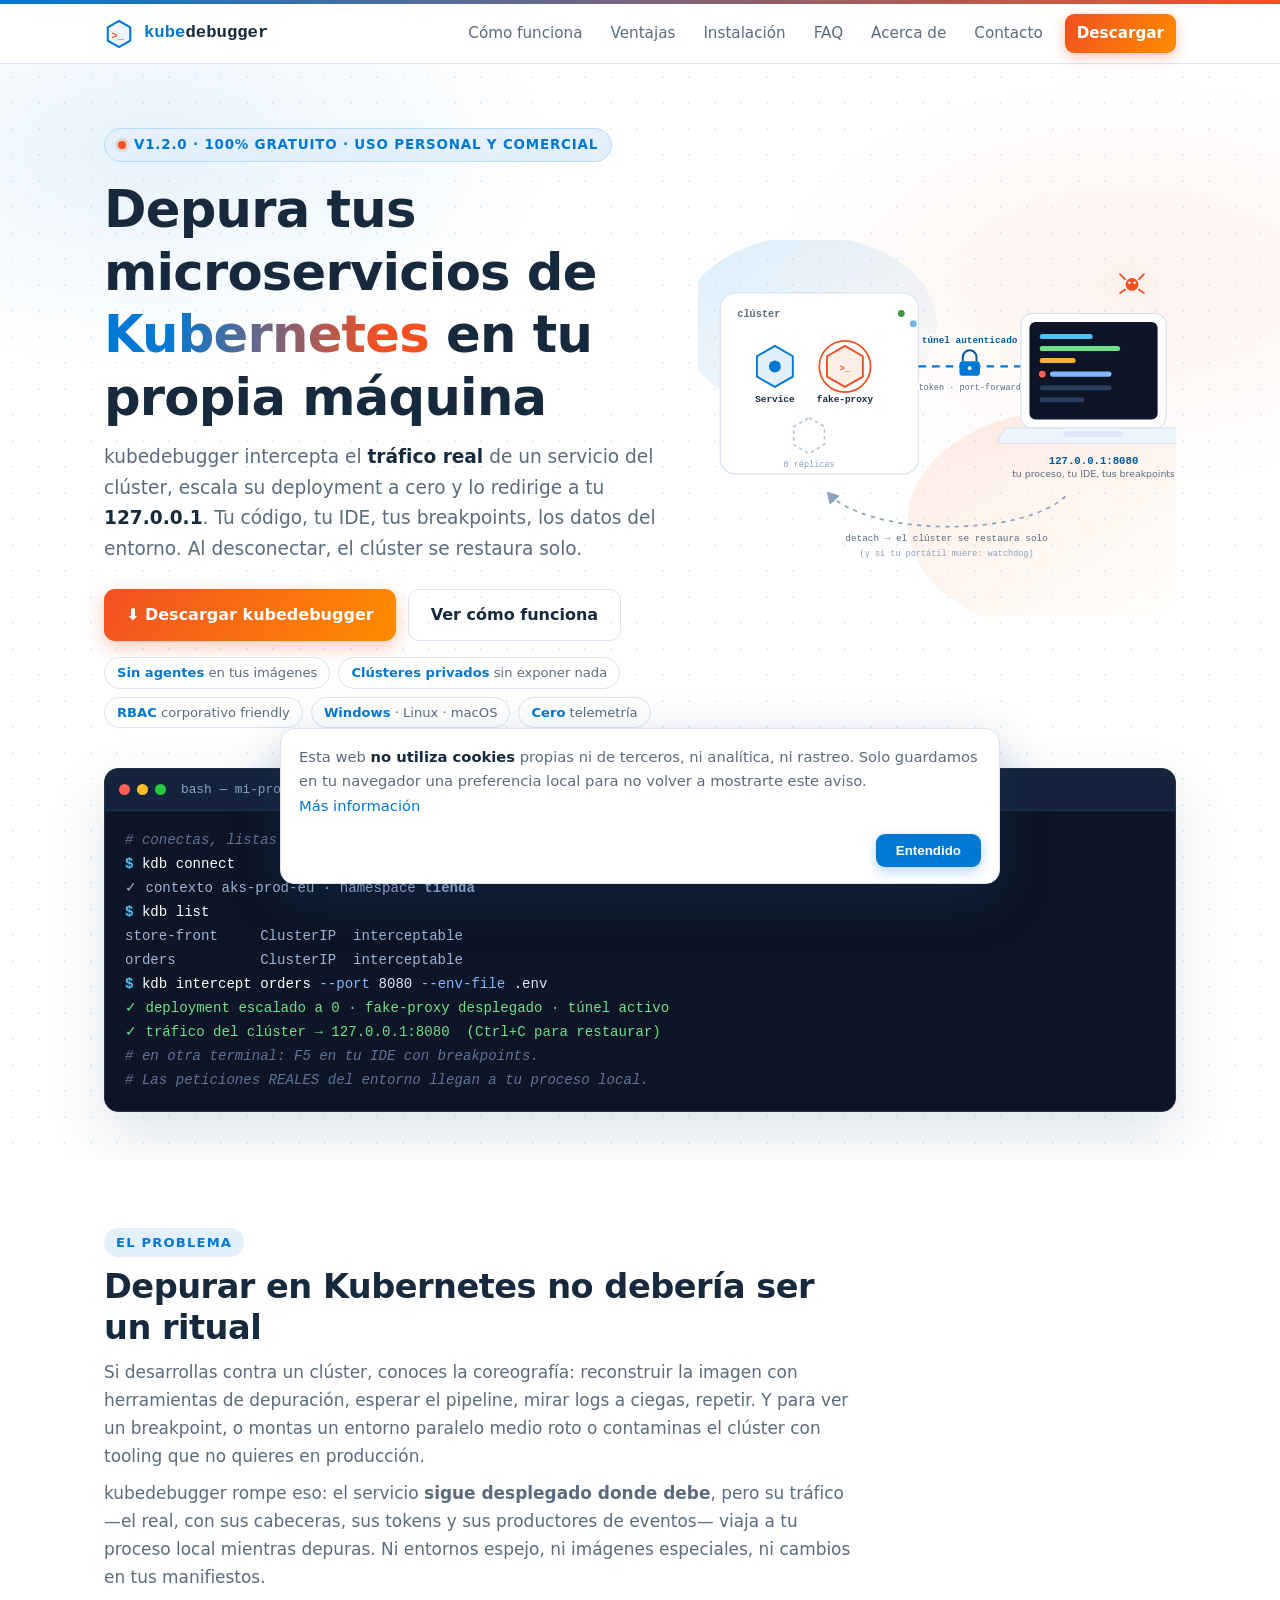
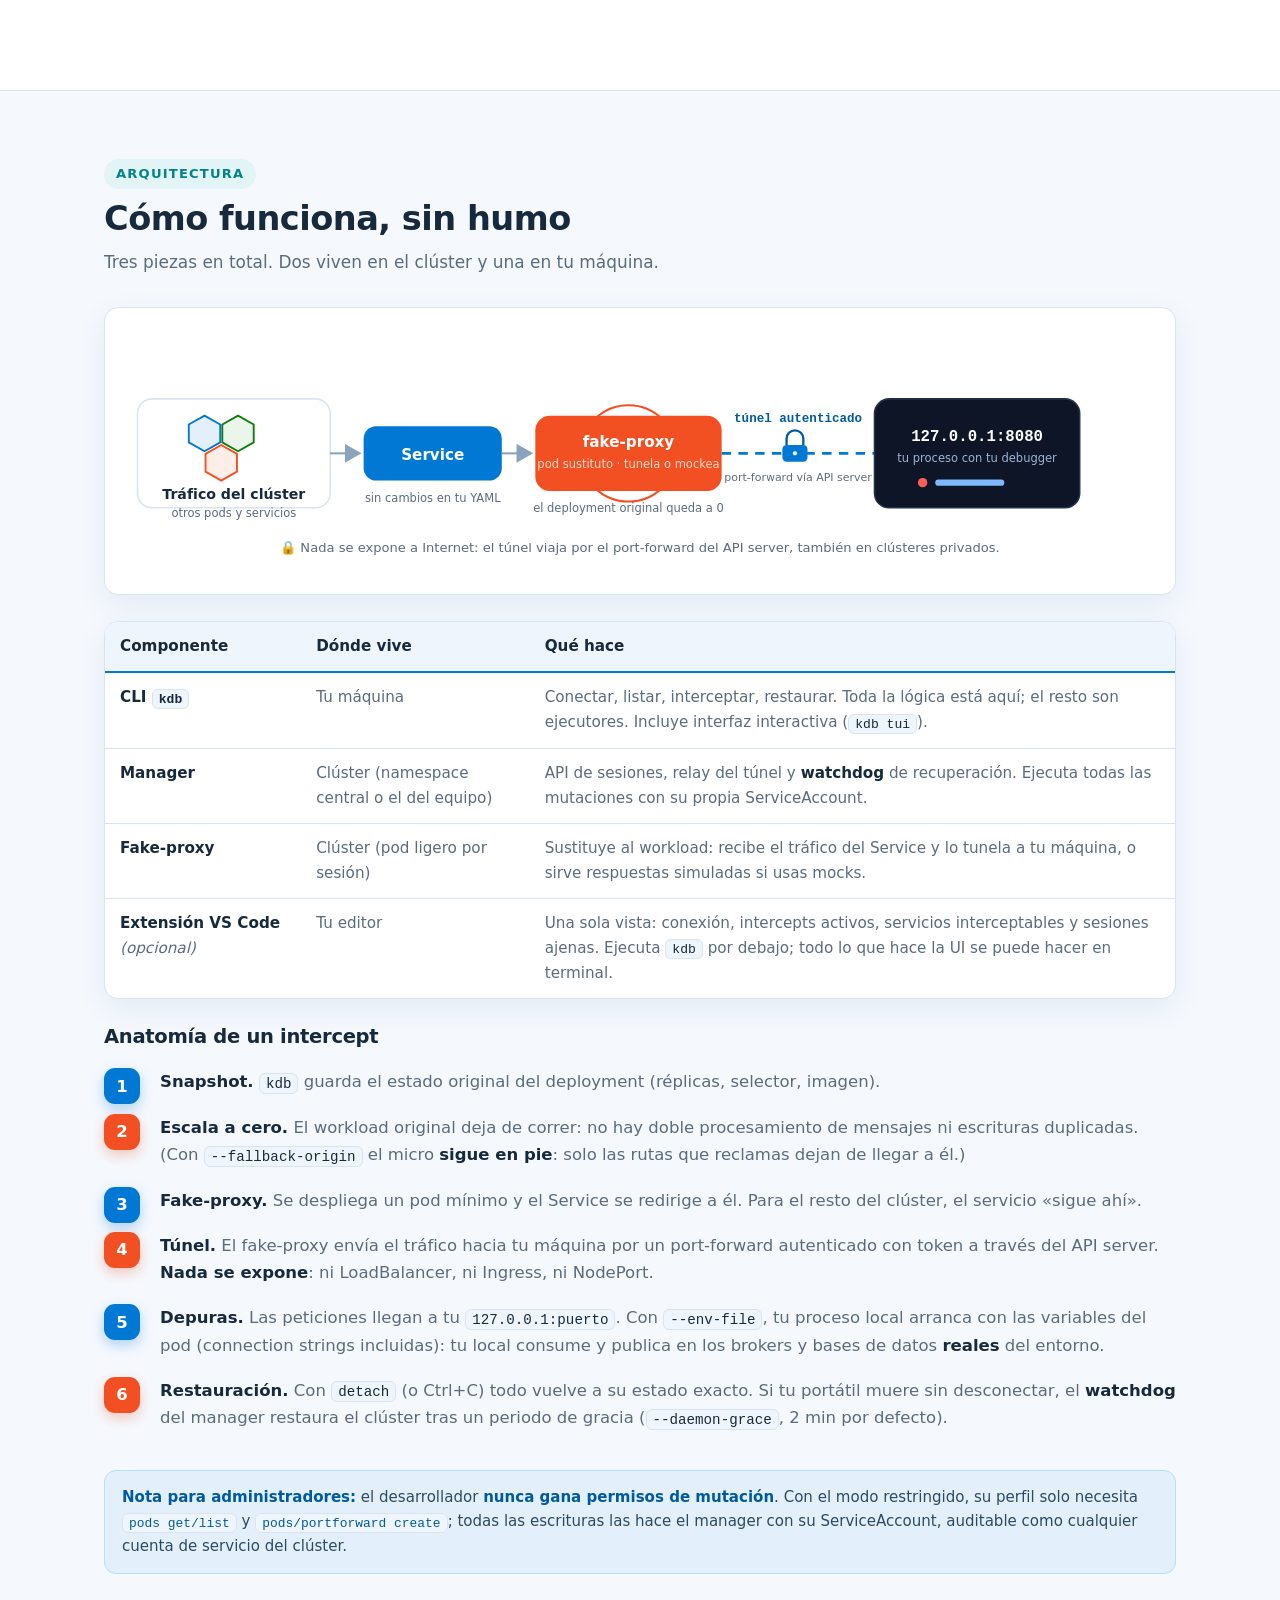
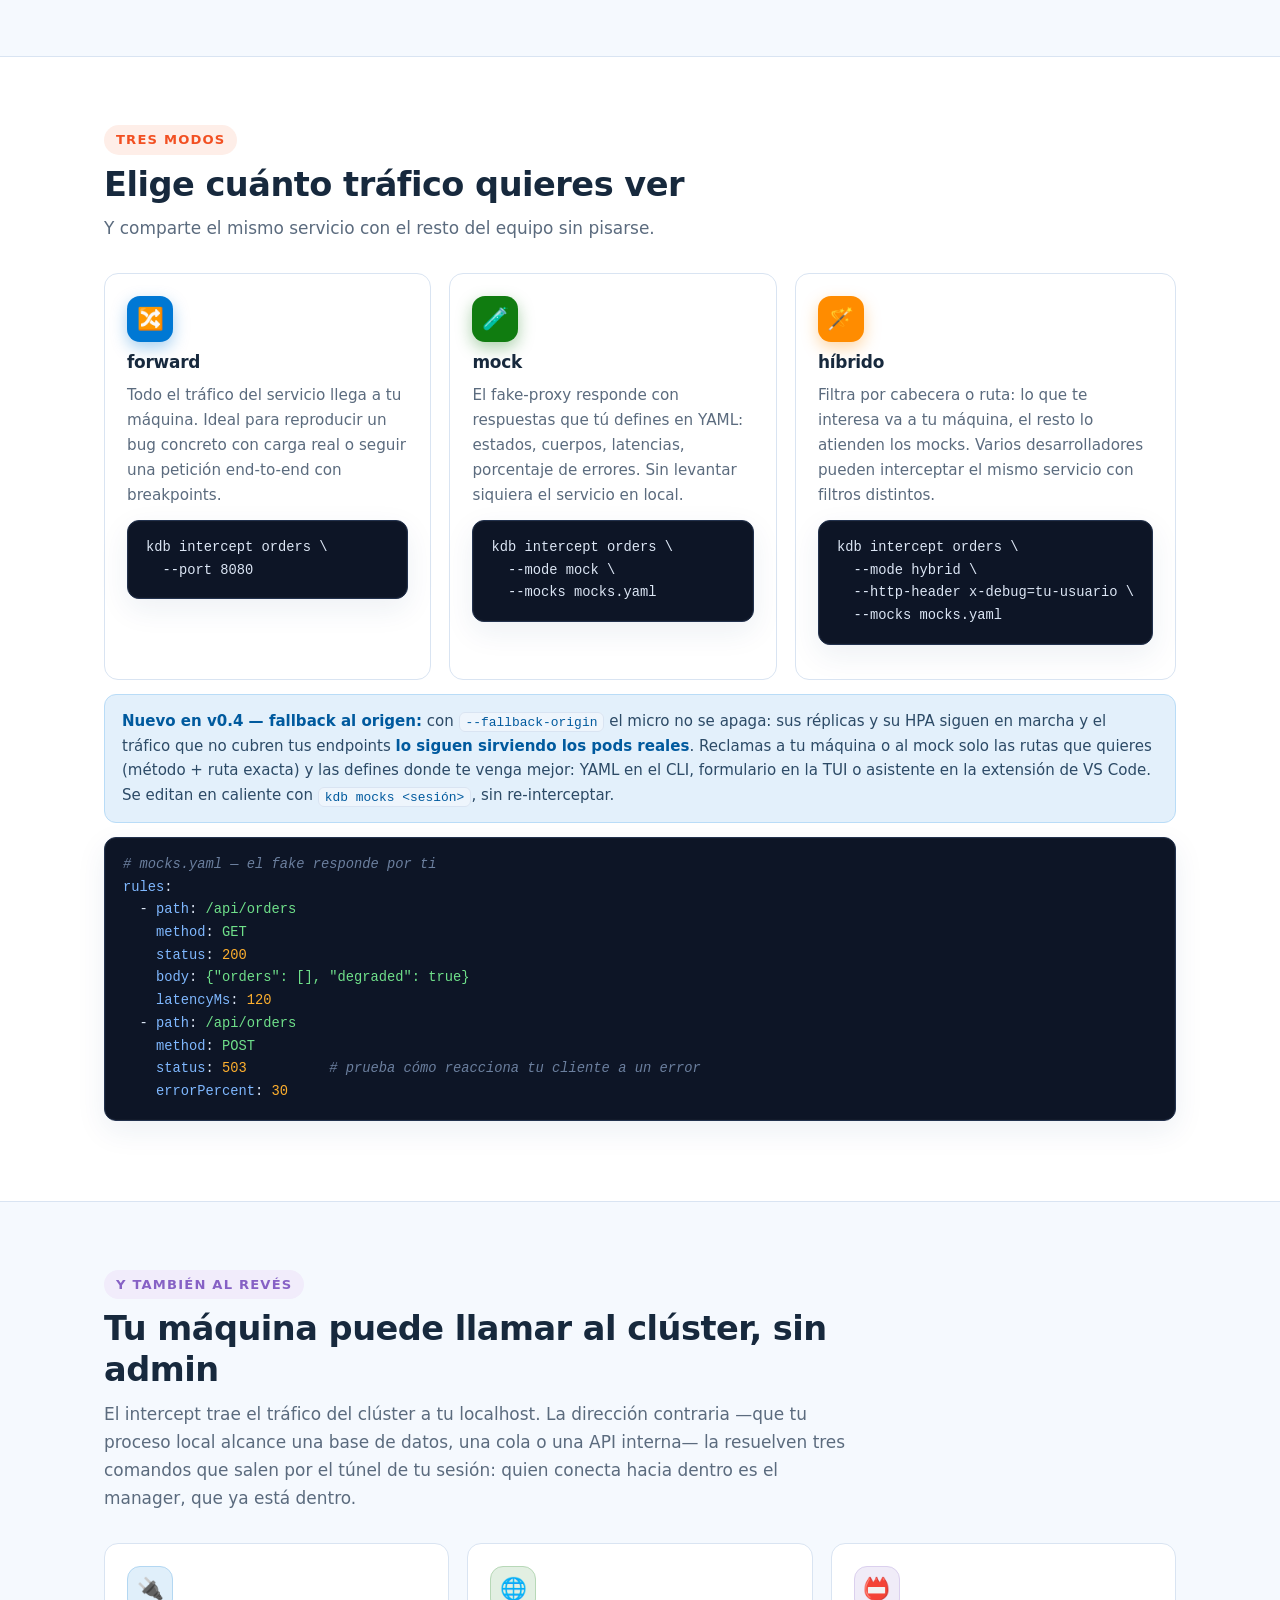
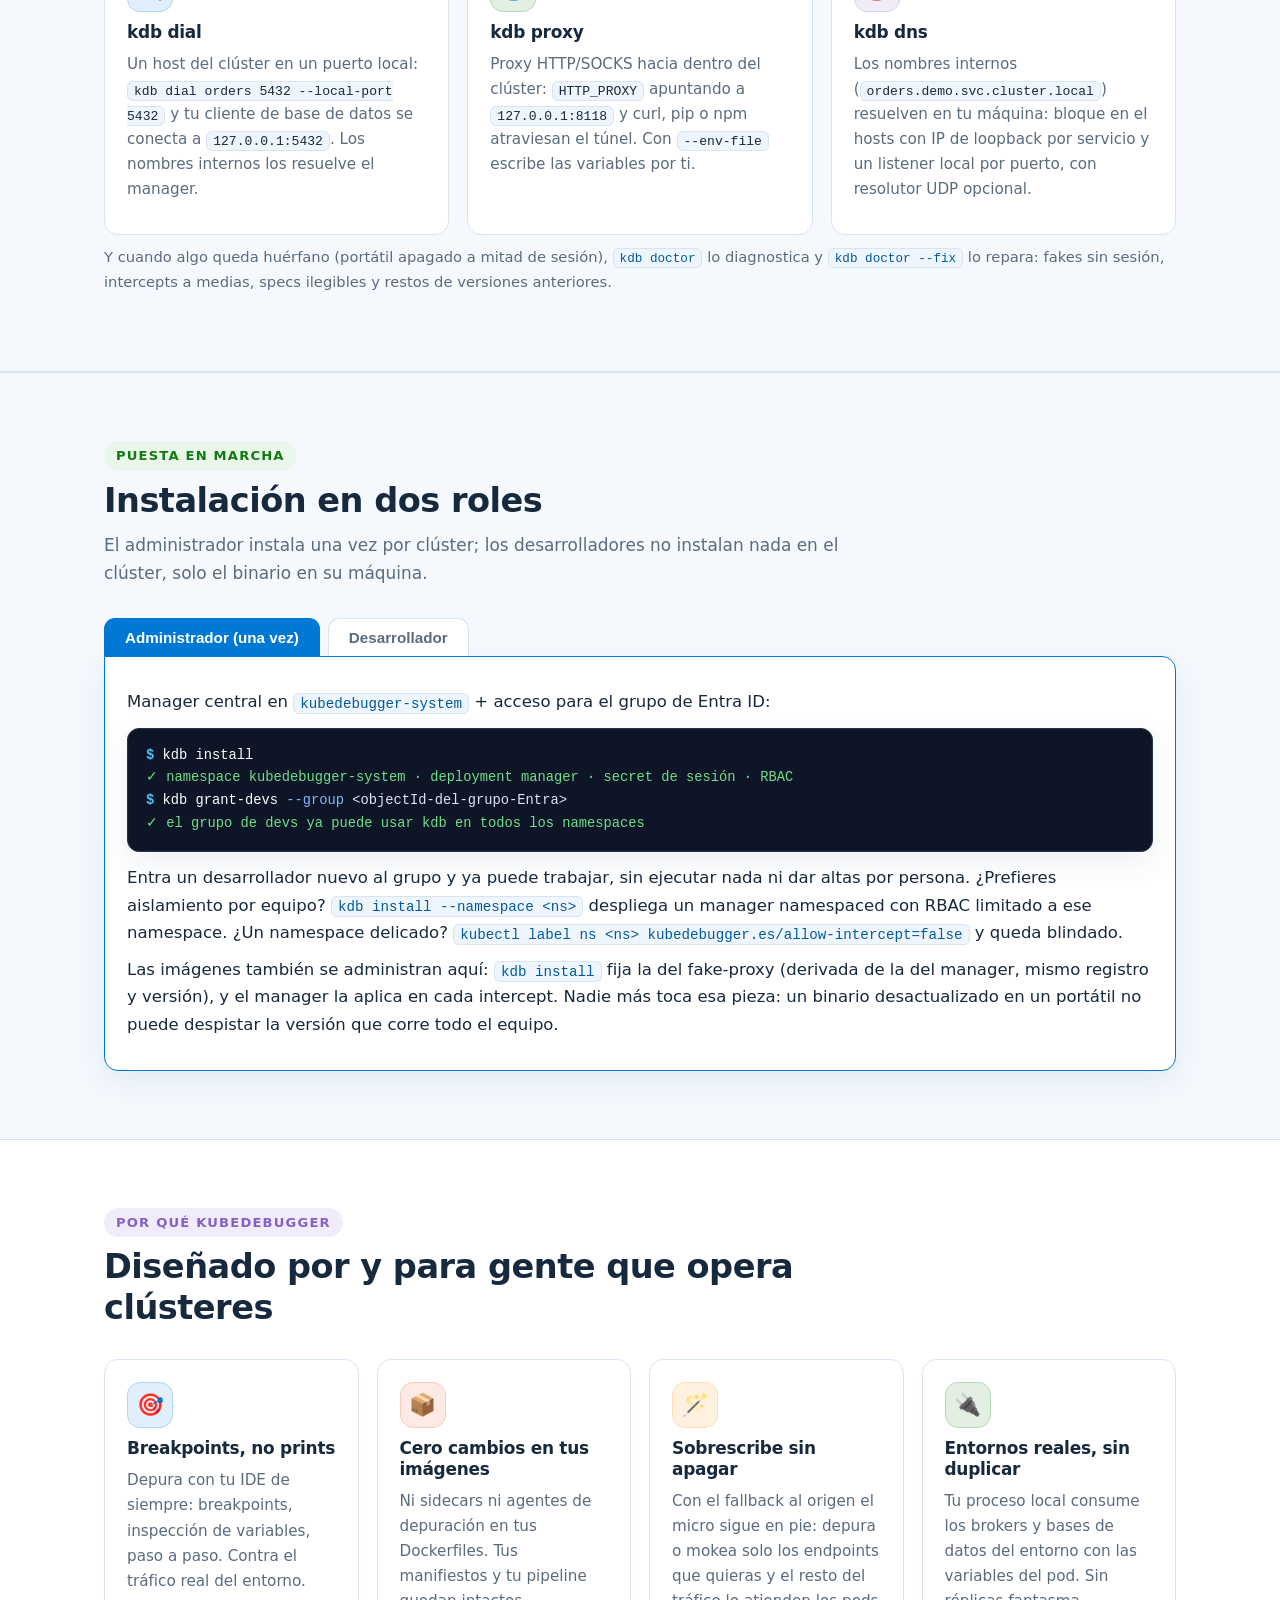
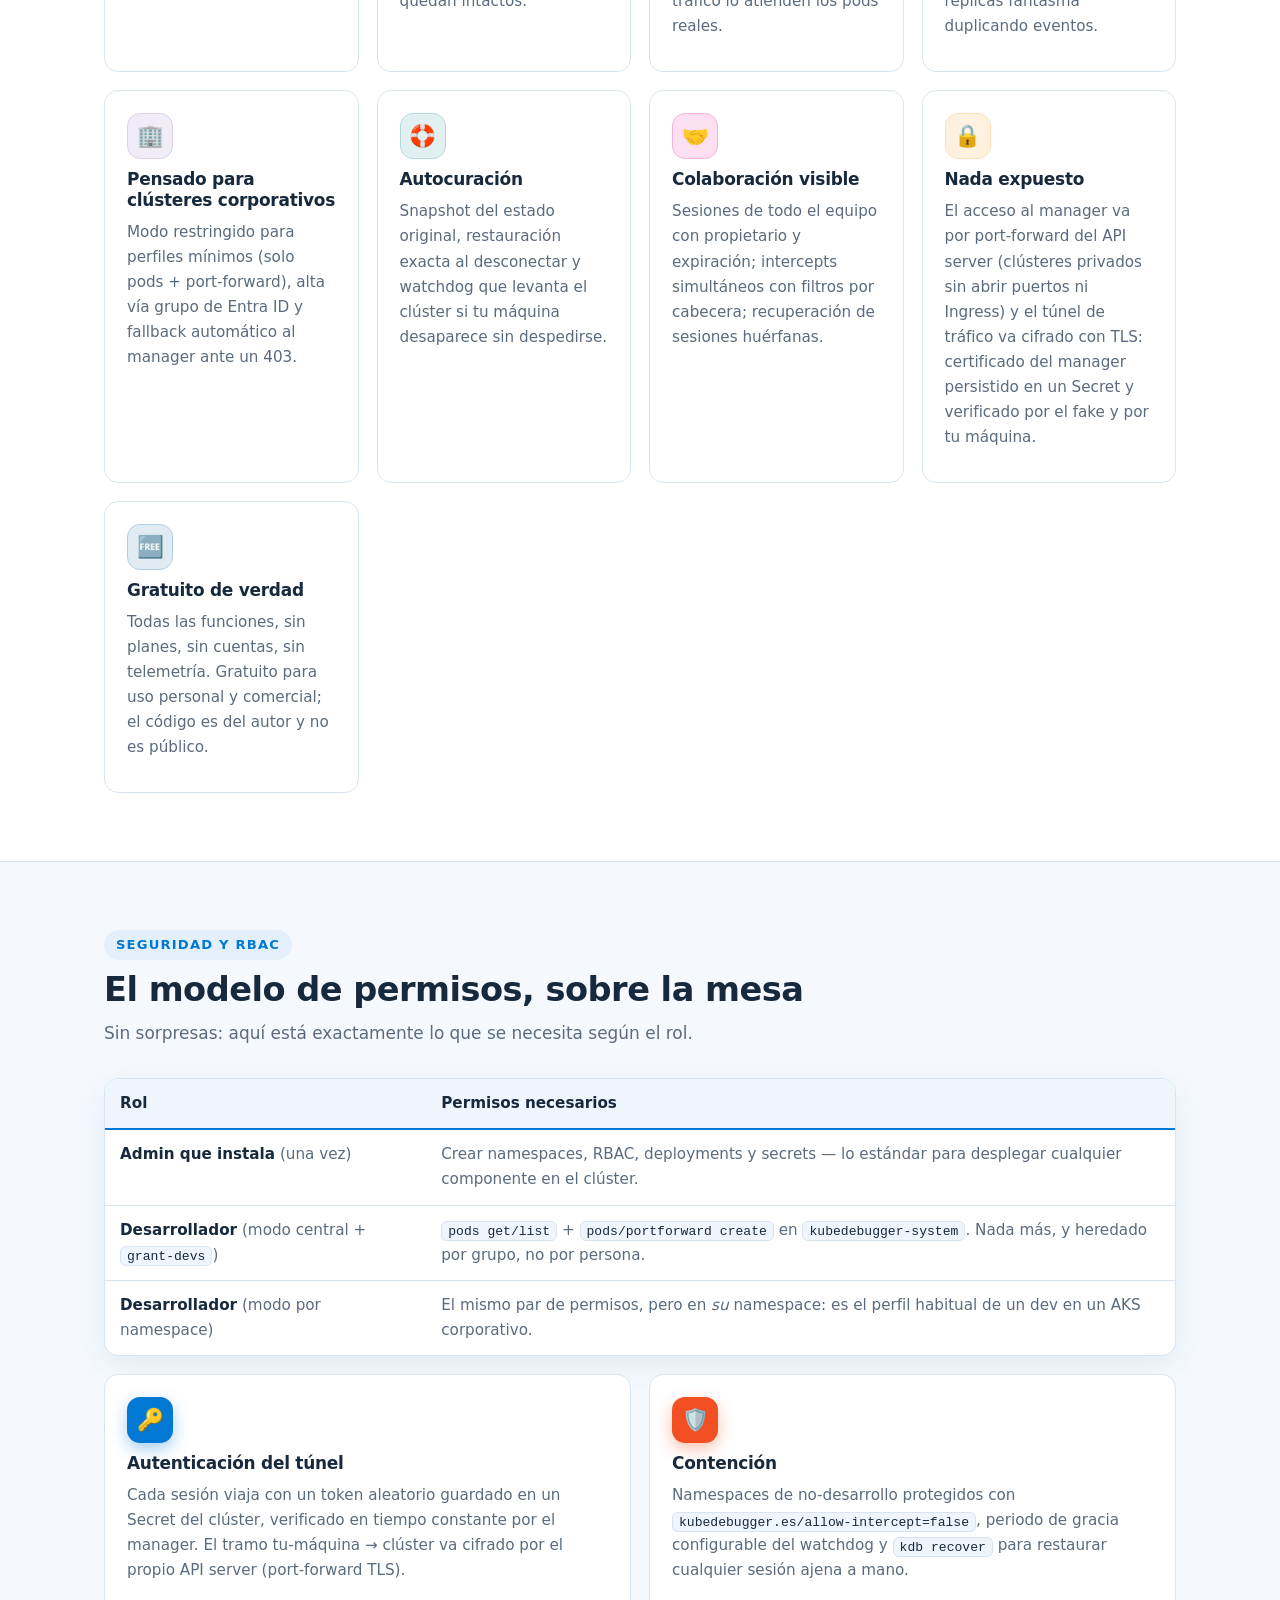
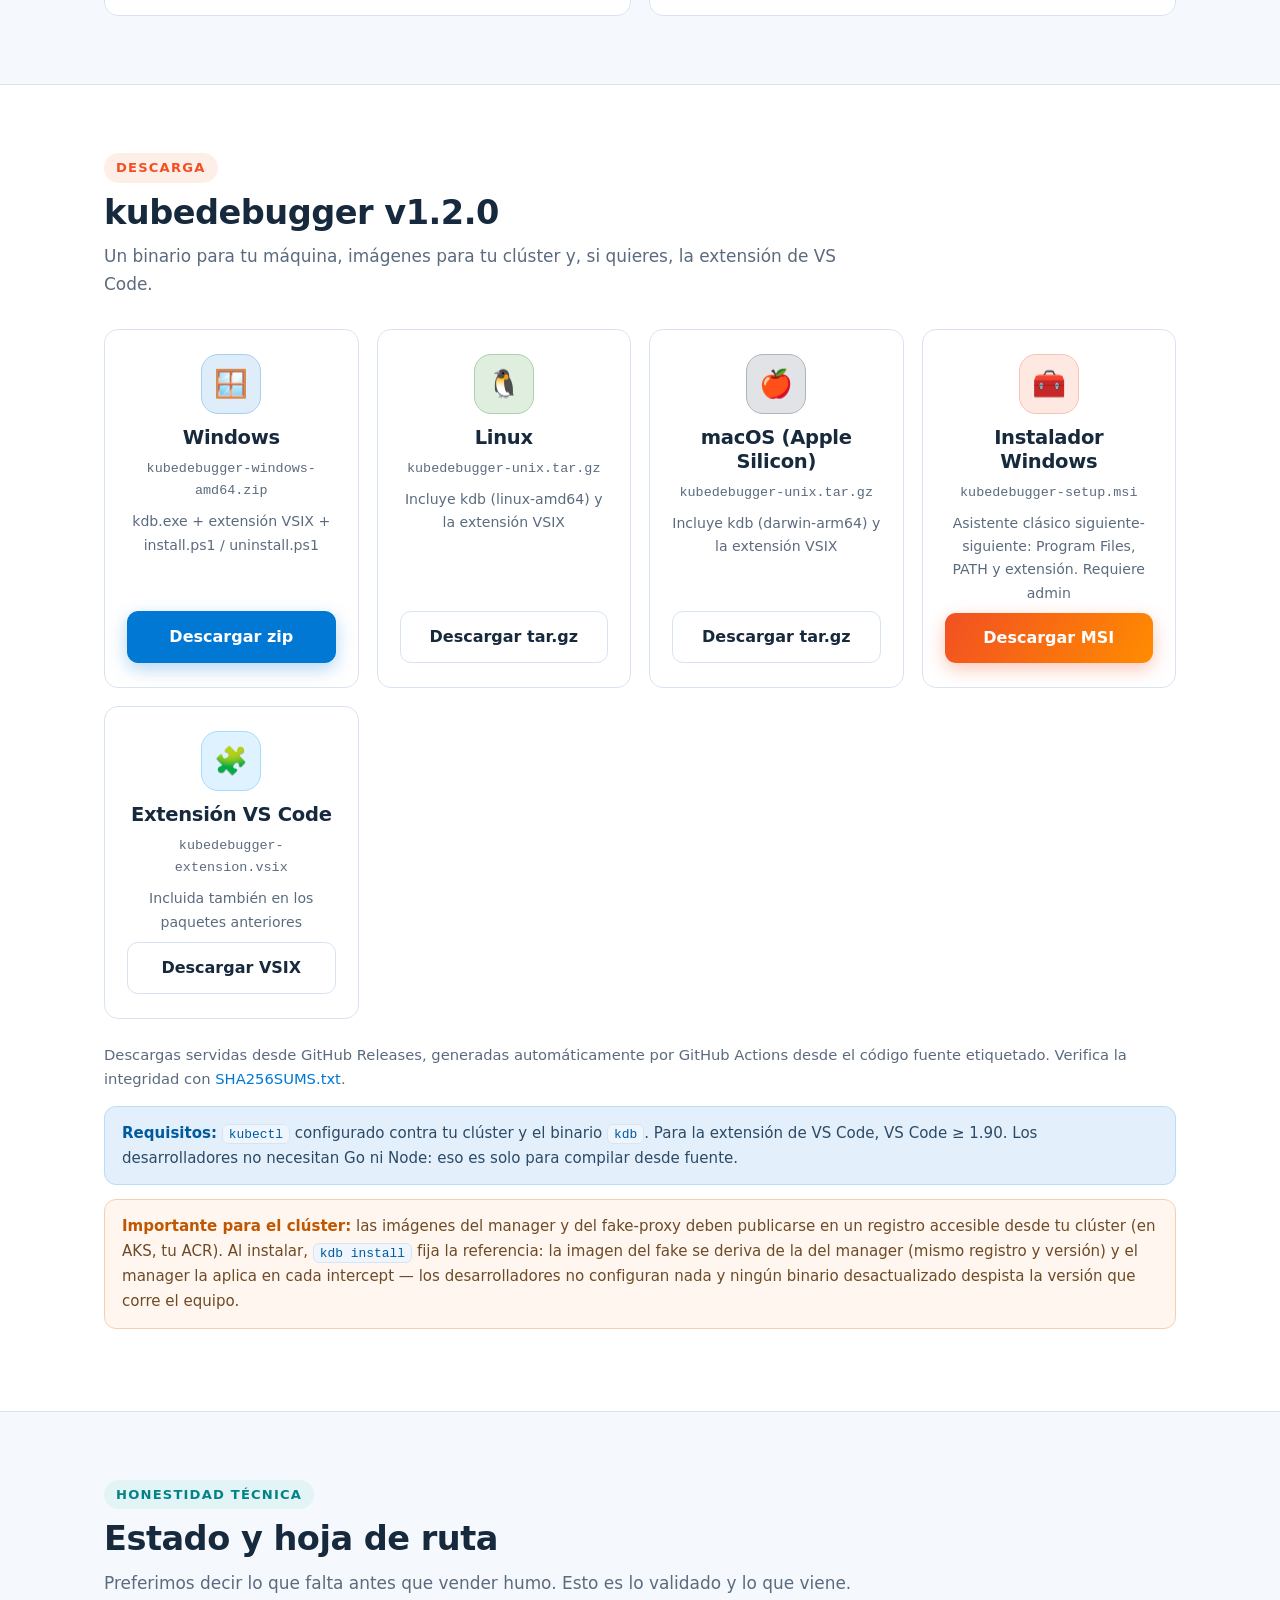
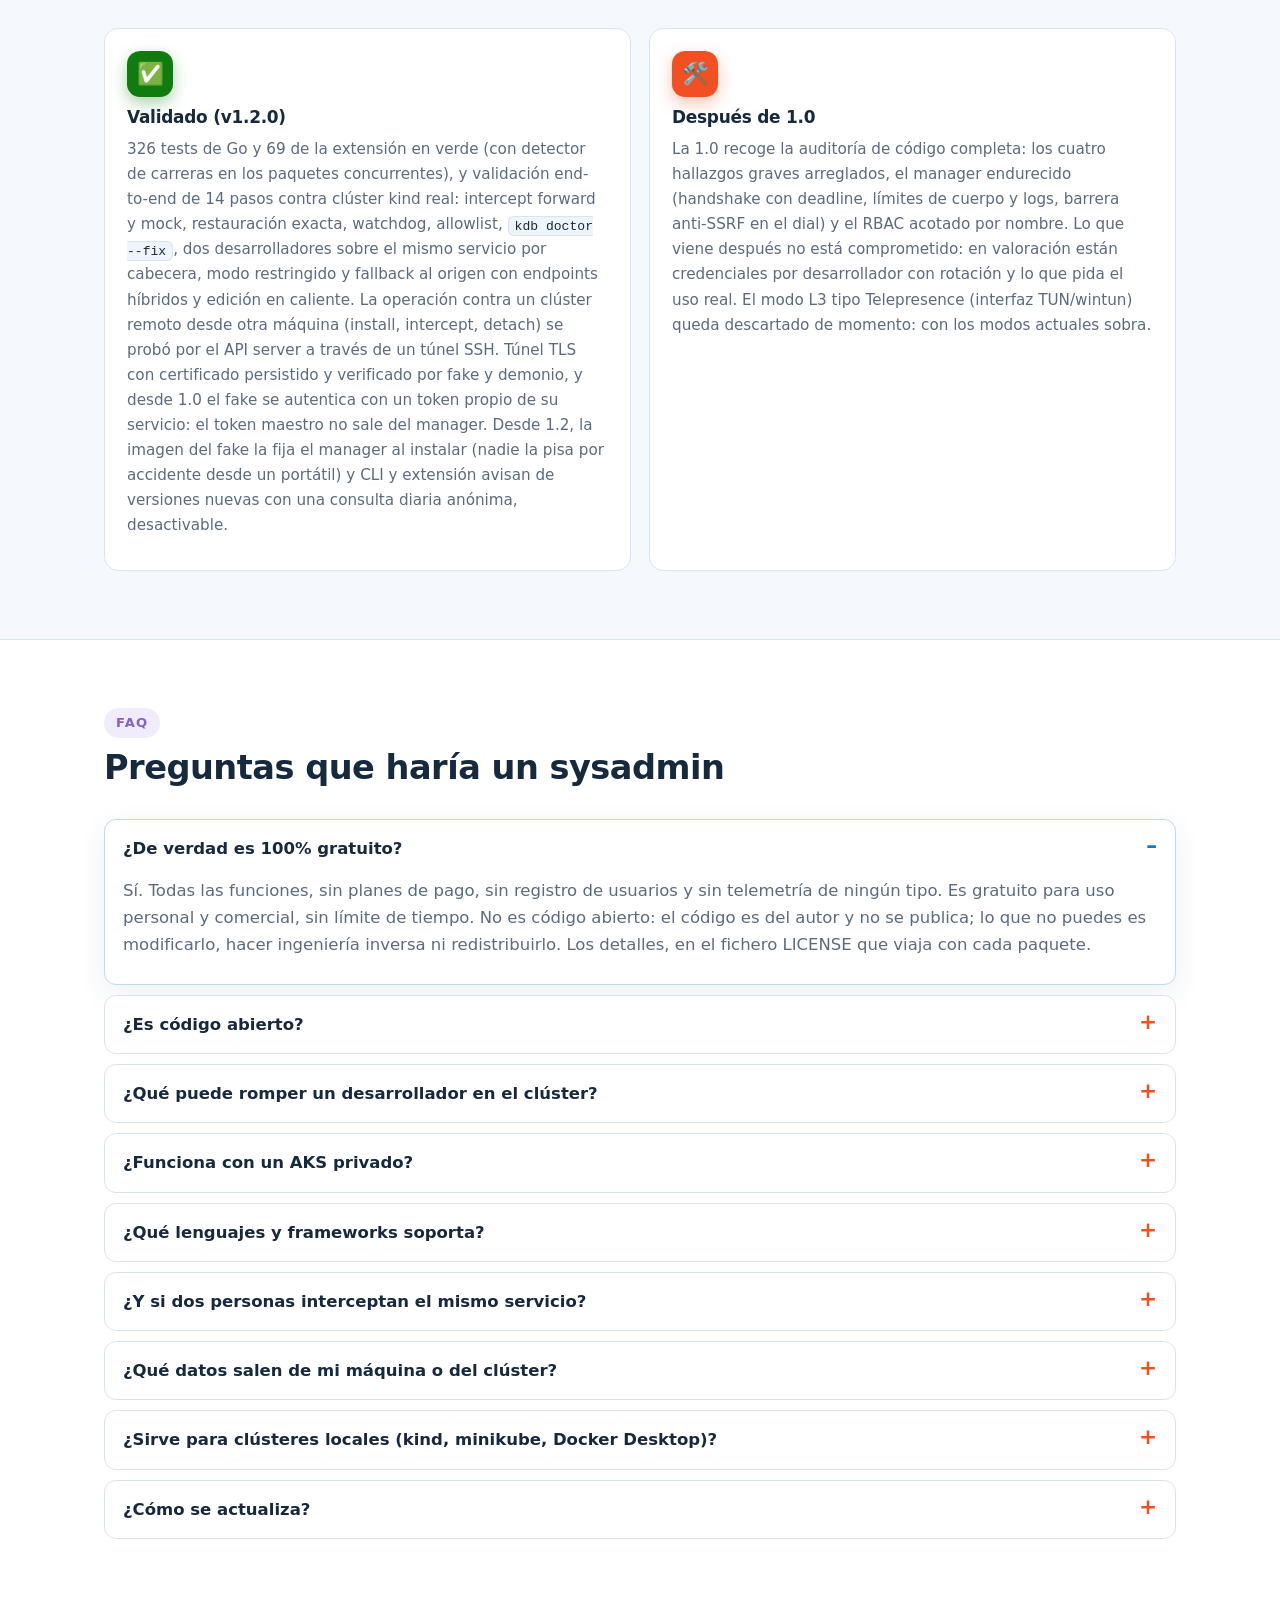
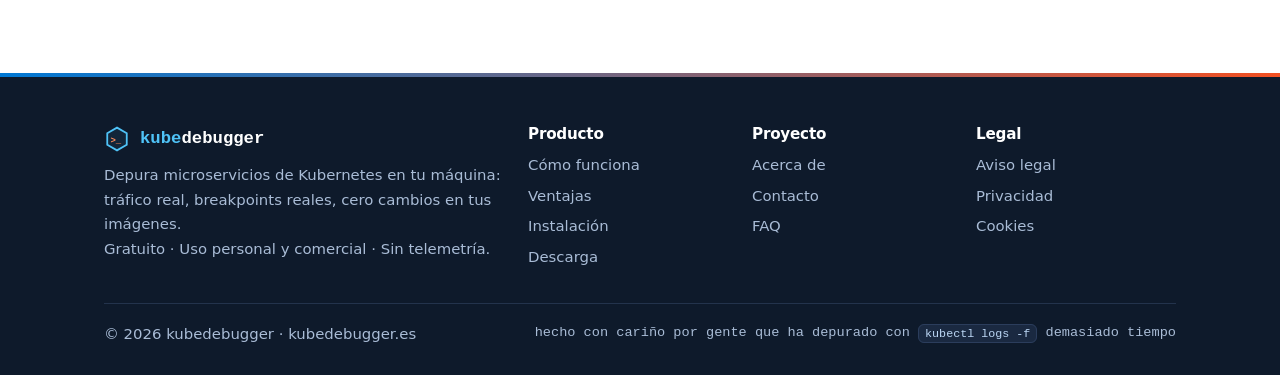
<file: index.html>
<!DOCTYPE html>
<html lang="es">
<head>
  <meta charset="UTF-8">
  <meta name="viewport" content="width=device-width, initial-scale=1.0">
  <title>kubedebugger — Depura tus microservicios de Kubernetes en tu propia máquina</title>
  <meta name="description" content="kubedebugger intercepta el tráfico real de un servicio de Kubernetes, escala su deployment a cero y lo redirige a tu 127.0.0.1: depura con breakpoints en tu IDE contra datos reales del entorno. 100% gratuito para uso personal y comercial.">
  <meta property="og:title" content="kubedebugger — Depura microservicios de Kubernetes en local">
  <meta property="og:description" content="Tráfico real del clúster en tu localhost. Breakpoints en tu IDE. Cero cambios en tus imágenes. Gratuito para uso personal y comercial.">
  <meta property="og:type" content="website">
  <meta property="og:url" content="https://kubedebugger.es/">
  <link rel="canonical" href="https://kubedebugger.es/">
  <link rel="icon" type="image/svg+xml" href="data:image/svg+xml,%3Csvg xmlns='http://www.w3.org/2000/svg' viewBox='0 0 32 32'%3E%3Cpath d='M16 2 L28 9 V23 L16 30 L4 23 V9 Z' stroke='%230078d4' stroke-width='2' fill='%23ffffff'/%3E%3Ctext x='8' y='21' font-family='monospace' font-size='11' fill='%23f25022' font-weight='bold'%3E%3E_%3C/text%3E%3C/svg%3E">
  <link rel="stylesheet" href="assets/css/style.css">
</head>
<body>

<header class="site">
  <div class="nav">
    <a class="brand" href="index.html" aria-label="kubedebugger — inicio">
      <svg width="30" height="30" viewBox="0 0 32 32" fill="none" aria-hidden="true">
        <path d="M16 2 L28 9 V23 L16 30 L4 23 V9 Z" stroke="#0078d4" stroke-width="2.2" fill="rgba(0,120,212,.07)"/>
        <text x="8" y="21" font-family="Consolas, monospace" font-size="11" fill="#f25022" font-weight="bold">&gt;_</text>
      </svg>
      <span class="name mono"><b>kube</b>debugger</span>
    </a>
    <button class="nav-toggle" aria-expanded="false" aria-label="Abrir menú">☰ Menú</button>
    <nav class="links" aria-label="Principal">
      <a href="#como-funciona">Cómo funciona</a>
      <a href="#ventajas">Ventajas</a>
      <a href="#instalacion">Instalación</a>
      <a href="#faq">FAQ</a>
      <a href="acerca-de.html">Acerca de</a>
      <a href="contacto.html">Contacto</a>
      <a class="cta" href="#descarga">Descargar</a>
    </nav>
  </div>
</header>

<main>

<!-- ============ HERO ============ -->
<section class="hero">
  <div class="container">
    <div class="hero-grid">
      <div>
        <span class="kicker"><span class="dot"></span> v1.2.0 · 100% gratuito · uso personal y comercial</span>
        <h1>Depura tus microservicios de <em>Kubernetes</em> en tu propia máquina</h1>
        <p class="lead">
          kubedebugger intercepta el <b>tráfico real</b> de un servicio del clúster, escala
          su deployment a cero y lo redirige a tu <b>127.0.0.1</b>. Tu código, tu IDE, tus
          breakpoints, los datos del entorno. Al desconectar, el clúster se restaura solo.
        </p>
        <div class="actions">
          <a class="btn flame" href="#descarga">⬇ Descargar kubedebugger</a>
          <a class="btn ghost" href="#como-funciona">Ver cómo funciona</a>
        </div>
        <div class="badges">
          <span class="badge"><b>Sin agentes</b> en tus imágenes</span>
          <span class="badge"><b>Clústeres privados</b> sin exponer nada</span>
          <span class="badge"><b>RBAC</b> corporativo friendly</span>
          <span class="badge"><b>Windows</b> · Linux · macOS</span>
          <span class="badge"><b>Cero</b> telemetría</span>
        </div>
      </div>

      <!-- Ilustración: clúster → túnel → tu máquina -->
      <div class="hero-art" role="img" aria-label="Ilustración: el tráfico del clúster viaja por un túnel autenticado hasta tu portátil, donde depuras con breakpoints">
        <svg viewBox="0 0 560 440" xmlns="http://www.w3.org/2000/svg">
          <defs>
            <linearGradient id="gAzure" x1="0" y1="0" x2="1" y2="1">
              <stop offset="0" stop-color="#0078d4"/><stop offset="1" stop-color="#0078d4" stop-opacity="0"/>
            </linearGradient>
            <linearGradient id="gFlame" x1="0" y1="0" x2="1" y2="1">
              <stop offset="0" stop-color="#f25022"/><stop offset="1" stop-color="#ff8c00" stop-opacity="0"/>
            </linearGradient>
            <marker id="mGray" markerWidth="8" markerHeight="8" refX="6" refY="4" orient="auto">
              <path d="M0 0 L7 4 L0 8 Z" fill="#8ba3bd"/>
            </marker>
          </defs>

          <!-- manchas de color de fondo -->
          <ellipse cx="130" cy="100" rx="150" ry="105" fill="url(#gAzure)" opacity=".14"/>
          <ellipse cx="430" cy="330" rx="185" ry="130" fill="url(#gFlame)" opacity=".12"/>

          <!-- panel del clúster -->
          <rect x="26" y="62" width="232" height="212" rx="18" fill="#ffffff" stroke="#d9e4f2" stroke-width="1.5"/>
          <text x="46" y="90" font-family="Consolas, monospace" font-size="12" fill="#5b6b7e" font-weight="bold">clúster</text>
          <circle cx="238" cy="86" r="4" fill="#107c10" opacity=".8"/>
          <circle cx="252" cy="98" r="4" fill="#0078d4" opacity=".55"/>

          <!-- hexágono Service (azure) -->
          <path d="M90 124 L111 136 L111 160 L90 172 L69 160 L69 136 Z" fill="#e3f0fb" stroke="#0078d4" stroke-width="2.2"/>
          <circle cx="90" cy="148" r="7" fill="#0078d4"/>
          <text x="90" y="190" font-family="Consolas, monospace" font-size="11" fill="#17293d" text-anchor="middle" font-weight="bold">Service</text>

          <!-- hexágono fake-proxy (naranja, pulsante) -->
          <circle class="pulse-ring" cx="172" cy="148" r="30" fill="none" stroke="#f25022" stroke-width="2"/>
          <path d="M172 124 L193 136 L193 160 L172 172 L151 160 L151 136 Z" fill="#feeee8" stroke="#f25022" stroke-width="2.2"/>
          <text x="172" y="153" font-family="Consolas, monospace" font-size="10" fill="#f25022" text-anchor="middle" font-weight="bold">&gt;_</text>
          <text x="172" y="190" font-family="Consolas, monospace" font-size="11" fill="#17293d" text-anchor="middle" font-weight="bold">fake-proxy</text>

          <!-- pod escalado a 0 -->
          <path d="M130 208 L148 218.5 L148 239.5 L130 250 L112 239.5 L112 218.5 Z" fill="none" stroke="#b7c6d9" stroke-width="2" stroke-dasharray="4 4"/>
          <text x="130" y="266" font-family="Consolas, monospace" font-size="10" fill="#8ba3bd" text-anchor="middle">0 réplicas</text>

          <!-- túnel animado hacia el portátil -->
          <path class="flowline" d="M258 148 C 288 148 310 148 378 148" fill="none" stroke="#0078d4" stroke-width="2.6"/>
          <path d="M310 142 v-5 a8 8 0 0 1 16 0 v5" fill="none" stroke="#005a9e" stroke-width="2.4"/>
          <rect x="306" y="142" width="24" height="17" rx="4" fill="#0078d4"/>
          <circle cx="318" cy="150" r="2.2" fill="#ffffff"/>
          <text x="318" y="120" font-family="Consolas, monospace" font-size="11" fill="#005a9e" text-anchor="middle" font-weight="bold" stroke="#ffffff" stroke-width="4" paint-order="stroke">túnel autenticado</text>
          <text x="318" y="176" font-family="Consolas, monospace" font-size="10" fill="#5b6b7e" text-anchor="middle" stroke="#ffffff" stroke-width="4" paint-order="stroke">token · port-forward</text>

          <!-- portátil con editor -->
          <rect x="378" y="86" width="170" height="134" rx="13" fill="#ffffff" stroke="#d9e4f2" stroke-width="1.5"/>
          <rect x="388" y="96" width="150" height="114" rx="7" fill="#0d1526"/>
          <rect x="400" y="110" width="62" height="6" rx="3" fill="#4fc3f7"/>
          <rect x="400" y="124" width="94" height="6" rx="3" fill="#6fe08a"/>
          <rect x="400" y="138" width="42" height="6" rx="3" fill="#ffb02e"/>
          <circle cx="403" cy="157" r="4" fill="#ff5f57"/>
          <rect x="412" y="154" width="72" height="6" rx="3" fill="#7fb8ff"/>
          <rect x="400" y="170" width="84" height="6" rx="3" fill="#2b3d5c"/>
          <rect x="400" y="184" width="52" height="6" rx="3" fill="#2b3d5c"/>
          <path d="M360 220 H560 L569 234 Q570 238 564 238 H356 Q350 238 351 234 Z" fill="#eef4fb" stroke="#d9e4f2" stroke-width="1.5"/>
          <rect x="428" y="224" width="70" height="7" rx="3.5" fill="#dbe7f3"/>
          <text x="463" y="262" font-family="Consolas, monospace" font-size="12.5" fill="#005a9e" text-anchor="middle" font-weight="bold">127.0.0.1:8080</text>
          <text x="463" y="278" font-family="system-ui, sans-serif" font-size="11" fill="#5b6b7e" text-anchor="middle">tu proceso, tu IDE, tus breakpoints</text>

          <!-- bug huyendo -->
          <g stroke="#f25022" stroke-width="2" stroke-linecap="round">
            <circle cx="508" cy="52" r="7.5" fill="#f25022" stroke="none"/>
            <line x1="500" y1="46" x2="494" y2="40"/>
            <line x1="516" y1="46" x2="522" y2="40"/>
            <line x1="500" y1="58" x2="494" y2="62"/>
            <line x1="516" y1="58" x2="522" y2="62"/>
          </g>
          <circle cx="505" cy="50" r="1.4" fill="#fff"/>
          <circle cx="511" cy="50" r="1.4" fill="#fff"/>

          <!-- vuelta atrás: detach restaura -->
          <path d="M430 300 C 380 348 200 348 152 296" fill="none" stroke="#8ba3bd" stroke-width="2" stroke-dasharray="5 6" marker-end="url(#mGray)"/>
          <text x="291" y="352" font-family="Consolas, monospace" font-size="11" fill="#5b6b7e" text-anchor="middle">detach → el clúster se restaura solo</text>
          <text x="291" y="370" font-family="Consolas, monospace" font-size="10" fill="#8ba3bd" text-anchor="middle">(y si tu portátil muere: watchdog)</text>
        </svg>
      </div>
    </div>

    <div class="terminal" role="img" aria-label="Ejemplo de sesión de kubedebugger en la terminal">
      <div class="bar"><i></i><i></i><i></i><span>bash — mi-proyecto</span></div>
      <pre><span class="t-comment"># conectas, listas e interceptas: tres comandos</span>
<span class="t-prompt">$</span> <span class="t-cmd">kdb connect</span>
<span class="t-out">✓ contexto aks-prod-eu · namespace <b>tienda</b></span>
<span class="t-prompt">$</span> <span class="t-cmd">kdb list</span>
<span class="t-out">store-front     ClusterIP  interceptable
orders          ClusterIP  interceptable</span>
<span class="t-prompt">$</span> <span class="t-cmd">kdb intercept orders</span> <span class="t-flag">--port</span> 8080 <span class="t-flag">--env-file</span> .env
<span class="t-ok">✓ deployment escalado a 0 · fake-proxy desplegado · túnel activo</span>
<span class="t-ok">✓ tráfico del clúster → 127.0.0.1:8080  (Ctrl+C para restaurar)</span>
<span class="t-comment"># en otra terminal: F5 en tu IDE con breakpoints.</span>
<span class="t-comment"># Las peticiones REALES del entorno llegan a tu proceso local.</span></pre>
    </div>
  </div>
</section>

<!-- ============ QUÉ ES ============ -->
<section id="que-es">
  <div class="container">
    <div class="section-head">
      <span class="tag">El problema</span>
      <h2>Depurar en Kubernetes no debería ser un ritual</h2>
      <p>
        Si desarrollas contra un clúster, conoces la coreografía: reconstruir la imagen con
        herramientas de depuración, esperar el pipeline, mirar logs a ciegas, repetir. Y para
        ver un breakpoint, o montas un entorno paralelo medio roto o contaminas el clúster
        con tooling que no quieres en producción.
      </p>
      <p>
        kubedebugger rompe eso: el servicio <b>sigue desplegado donde debe</b>, pero su
        tráfico —el real, con sus cabeceras, sus tokens y sus productores de eventos—
        viaja a tu proceso local mientras depuras. Ni entornos espejo, ni imágenes
        especiales, ni cambios en tus manifiestos.
      </p>
    </div>
  </div>
</section>

<!-- ============ CÓMO FUNCIONA ============ -->
<section id="como-funciona" class="alt">
  <div class="container">
    <div class="section-head">
      <span class="tag teal">Arquitectura</span>
      <h2>Cómo funciona, sin humo</h2>
      <p>Tres piezas en total. Dos viven en el clúster y una en tu máquina.</p>
    </div>

    <!-- Diagrama de arquitectura -->
    <div class="diagram-wrap" role="img" aria-label="Diagrama: el tráfico del clúster pasa por el Service, llega al fake-proxy y viaja por un túnel autenticado hasta 127.0.0.1 en tu máquina">
      <svg viewBox="0 0 980 235" xmlns="http://www.w3.org/2000/svg" font-family="system-ui, sans-serif">
        <defs>
          <marker id="mArr" markerWidth="9" markerHeight="9" refX="7" refY="4.5" orient="auto">
            <path d="M0 0 L8 4.5 L0 9 Z" fill="#8ba3bd"/>
          </marker>
        </defs>

        <!-- nodo 1: tráfico -->
        <rect x="10" y="62" width="184" height="104" rx="14" fill="#fff" stroke="#d9e4f2" stroke-width="1.5"/>
        <g stroke="#0078d4" stroke-width="1.8" fill="#e3f0fb">
          <path d="M74 78 L89 86.5 L89 103.5 L74 112 L59 103.5 L59 86.5 Z"/>
          <path d="M106 78 L121 86.5 L121 103.5 L106 112 L91 103.5 L91 86.5 Z" stroke="#107c10" fill="#e9f6e9"/>
          <path d="M90 106 L105 114.5 L105 131.5 L90 140 L75 131.5 L75 114.5 Z" stroke="#f25022" fill="#feeee8"/>
        </g>
        <text x="102" y="158" text-anchor="middle" font-size="13.5" font-weight="700" fill="#17293d">Tráfico del clúster</text>
        <text x="102" y="153" text-anchor="middle" font-size="1" fill="none"> </text>
        <text x="102" y="175" text-anchor="middle" font-size="11" fill="#5b6b7e">otros pods y servicios</text>

        <line x1="194" y1="114" x2="222" y2="114" stroke="#8ba3bd" stroke-width="2" marker-end="url(#mArr)"/>

        <!-- nodo 2: Service -->
        <rect x="226" y="88" width="132" height="52" rx="12" fill="#0078d4"/>
        <text x="292" y="120" text-anchor="middle" font-size="14.5" font-weight="700" fill="#fff">Service</text>
        <text x="292" y="160" text-anchor="middle" font-size="11" fill="#5b6b7e">sin cambios en tu YAML</text>

        <line x1="358" y1="114" x2="386" y2="114" stroke="#8ba3bd" stroke-width="2" marker-end="url(#mArr)"/>

        <!-- nodo 3: fake-proxy -->
        <circle class="pulse-ring" cx="479" cy="114" r="46" fill="none" stroke="#f25022" stroke-width="2"/>
        <rect x="390" y="78" width="178" height="72" rx="14" fill="#f25022"/>
        <text x="479" y="108" text-anchor="middle" font-size="14.5" font-weight="700" fill="#fff">fake-proxy</text>
        <text x="479" y="128" text-anchor="middle" font-size="11" fill="#ffd9cc">pod sustituto · tunela o mockea</text>
        <text x="479" y="170" text-anchor="middle" font-size="11" fill="#5b6b7e">el deployment original queda a 0</text>

        <!-- túnel -->
        <path class="flowline" d="M568 114 H714" fill="none" stroke="#0078d4" stroke-width="2.6"/>
        <path d="M630 106 v-6 a8 8 0 0 1 16 0 v6" fill="none" stroke="#005a9e" stroke-width="2.2"/>
        <rect x="626" y="106" width="24" height="16" rx="4" fill="#0078d4"/>
        <circle cx="638" cy="114" r="2" fill="#fff"/>
        <text x="641" y="84" text-anchor="middle" font-family="Consolas, monospace" font-size="12" font-weight="bold" fill="#005a9e">túnel autenticado</text>
        <text x="641" y="140" text-anchor="middle" font-size="10.5" fill="#5b6b7e">port-forward vía API server</text>

        <!-- nodo 4: local -->
        <rect x="714" y="62" width="196" height="104" rx="14" fill="#0d1526" stroke="#22314d" stroke-width="1.5"/>
        <text x="812" y="102" text-anchor="middle" font-family="Consolas, monospace" font-size="15" font-weight="bold" fill="#ffffff">127.0.0.1:8080</text>
        <text x="812" y="122" text-anchor="middle" font-size="11" fill="#9db4d6">tu proceso con tu debugger</text>
        <g>
          <circle cx="760" cy="142" r="4.5" fill="#ff5f57"/>
          <rect x="772" y="139" width="66" height="6" rx="3" fill="#7fb8ff"/>
          <rect x="740" y="150" width="98" height="0" fill="none"/>
        </g>

        <text x="490" y="208" text-anchor="middle" font-size="12.5" fill="#5b6b7e">
          🔒 Nada se expone a Internet: el túnel viaja por el port-forward del API server, también en clústeres privados.
        </text>
      </svg>
    </div>

    <table class="tbl">
      <thead>
        <tr><th>Componente</th><th>Dónde vive</th><th>Qué hace</th></tr>
      </thead>
      <tbody>
        <tr>
          <td><b>CLI <code>kdb</code></b></td>
          <td>Tu máquina</td>
          <td>Conectar, listar, interceptar, restaurar. Toda la lógica está aquí; el resto son ejecutores. Incluye interfaz interactiva (<code>kdb tui</code>).</td>
        </tr>
        <tr>
          <td><b>Manager</b></td>
          <td>Clúster (namespace central o el del equipo)</td>
          <td>API de sesiones, relay del túnel y <b>watchdog</b> de recuperación. Ejecuta todas las mutaciones con su propia ServiceAccount.</td>
        </tr>
        <tr>
          <td><b>Fake-proxy</b></td>
          <td>Clúster (pod ligero por sesión)</td>
          <td>Sustituye al workload: recibe el tráfico del Service y lo tunela a tu máquina, o sirve respuestas simuladas si usas mocks.</td>
        </tr>
        <tr>
          <td><b>Extensión VS Code</b> <em>(opcional)</em></td>
          <td>Tu editor</td>
          <td>Una sola vista: conexión, intercepts activos, servicios interceptables y sesiones ajenas. Ejecuta <code>kdb</code> por debajo; todo lo que hace la UI se puede hacer en terminal.</td>
        </tr>
      </tbody>
    </table>

    <h3>Anatomía de un intercept</h3>
    <ol class="steps">
      <li><b>Snapshot.</b> <code>kdb</code> guarda el estado original del deployment (réplicas, selector, imagen).</li>
      <li><b>Escala a cero.</b> El workload original deja de correr: no hay doble procesamiento de mensajes ni escrituras duplicadas. (Con <code>--fallback-origin</code> el micro <b>sigue en pie</b>: solo las rutas que reclamas dejan de llegar a él.)</li>
      <li><b>Fake-proxy.</b> Se despliega un pod mínimo y el Service se redirige a él. Para el resto del clúster, el servicio «sigue ahí».</li>
      <li><b>Túnel.</b> El fake-proxy envía el tráfico hacia tu máquina por un port-forward autenticado con token a través del API server. <b>Nada se expone</b>: ni LoadBalancer, ni Ingress, ni NodePort.</li>
      <li><b>Depuras.</b> Las peticiones llegan a tu <code>127.0.0.1:puerto</code>. Con <code>--env-file</code>, tu proceso local arranca con las variables del pod (connection strings incluidas): tu local consume y publica en los brokers y bases de datos <b>reales</b> del entorno.</li>
      <li><b>Restauración.</b> Con <code>detach</code> (o Ctrl+C) todo vuelve a su estado exacto. Si tu portátil muere sin desconectar, el <b>watchdog</b> del manager restaura el clúster tras un periodo de gracia (<code>--daemon-grace</code>, 2&nbsp;min por defecto).</li>
    </ol>

    <div class="note">
      <b>Nota para administradores:</b> el desarrollador <b>nunca gana permisos de mutación</b>.
      Con el modo restringido, su perfil solo necesita <code>pods get/list</code> y
      <code>pods/portforward create</code>; todas las escrituras las hace el manager con su
      ServiceAccount, auditable como cualquier cuenta de servicio del clúster.
    </div>
  </div>
</section>

<!-- ============ MODOS ============ -->
<section id="modos">
  <div class="container">
    <div class="section-head">
      <span class="tag flame">Tres modos</span>
      <h2>Elige cuánto tráfico quieres ver</h2>
      <p>Y comparte el mismo servicio con el resto del equipo sin pisarse.</p>
    </div>

    <div class="grid c3">
      <div class="card" style="--c:#0078d4">
        <div class="icon-chip">🔀</div>
        <h3>forward</h3>
        <p>Todo el tráfico del servicio llega a tu máquina. Ideal para reproducir un bug concreto con carga real o seguir una petición end-to-end con breakpoints.</p>
        <pre class="code">kdb intercept orders \
  --port 8080</pre>
      </div>
      <div class="card" style="--c:#107c10">
        <div class="icon-chip">🧪</div>
        <h3>mock</h3>
        <p>El fake-proxy responde con respuestas que tú defines en YAML: estados, cuerpos, latencias, porcentaje de errores. Sin levantar siquiera el servicio en local.</p>
        <pre class="code">kdb intercept orders \
  --mode mock \
  --mocks mocks.yaml</pre>
      </div>
      <div class="card" style="--c:#ff8c00">
        <div class="icon-chip">🪄</div>
        <h3>híbrido</h3>
        <p>Filtra por cabecera o ruta: lo que te interesa va a tu máquina, el resto lo atienden los mocks. Varios desarrolladores pueden interceptar el mismo servicio con filtros distintos.</p>
        <pre class="code">kdb intercept orders \
  --mode hybrid \
  --http-header x-debug=tu-usuario \
  --mocks mocks.yaml</pre>
      </div>
    </div>

    <div class="note">
      <b>Nuevo en v0.4 — fallback al origen:</b> con <code>--fallback-origin</code> el micro
      no se apaga: sus réplicas y su HPA siguen en marcha y el tráfico que no cubren tus
      endpoints <b>lo siguen sirviendo los pods reales</b>. Reclamas a tu máquina o al mock
      solo las rutas que quieres (método + ruta exacta) y las defines donde te venga mejor:
      YAML en el CLI, formulario en la TUI o asistente en la extensión de VS Code. Se editan
      en caliente con <code>kdb mocks &lt;sesión&gt;</code>, sin re-interceptar.
    </div>

    <pre class="code"><span class="c"># mocks.yaml — el fake responde por ti</span>
<span class="k">rules</span>:
  - <span class="k">path</span>: <span class="s">/api/orders</span>
    <span class="k">method</span>: <span class="s">GET</span>
    <span class="k">status</span>: <span class="a">200</span>
    <span class="k">body</span>: <span class="s">{"orders": [], "degraded": true}</span>
    <span class="k">latencyMs</span>: <span class="a">120</span>
  - <span class="k">path</span>: <span class="s">/api/orders</span>
    <span class="k">method</span>: <span class="s">POST</span>
    <span class="k">status</span>: <span class="a">503</span>          <span class="c"># prueba cómo reacciona tu cliente a un error</span>
    <span class="k">errorPercent</span>: <span class="a">30</span></pre>
  </div>
</section>

<!-- ============ SALIDA LOCAL → CLÚSTER ============ -->
<section id="salida" class="alt">
  <div class="container">
    <div class="section-head">
      <span class="tag purple">Y también al revés</span>
      <h2>Tu máquina puede llamar al clúster, sin admin</h2>
      <p>El intercept trae el tráfico del clúster a tu localhost. La dirección contraria —que tu proceso local alcance una base de datos, una cola o una API interna— la resuelven tres comandos que salen por el túnel de tu sesión: quien conecta hacia dentro es el manager, que ya está dentro.</p>
    </div>
    <div class="grid c3">
      <div class="card" style="--c:#0078d4"><div class="icon-chip soft">🔌</div><h3>kdb dial</h3><p>Un host del clúster en un puerto local: <code>kdb dial orders 5432 --local-port 5432</code> y tu cliente de base de datos se conecta a <code>127.0.0.1:5432</code>. Los nombres internos los resuelve el manager.</p></div>
      <div class="card" style="--c:#107c10"><div class="icon-chip soft">🌐</div><h3>kdb proxy</h3><p>Proxy HTTP/SOCKS hacia dentro del clúster: <code>HTTP_PROXY</code> apuntando a <code>127.0.0.1:8118</code> y curl, pip o npm atraviesan el túnel. Con <code>--env-file</code> escribe las variables por ti.</p></div>
      <div class="card" style="--c:#8661c5"><div class="icon-chip soft">📛</div><h3>kdb dns</h3><p>Los nombres internos (<code>orders.demo.svc.cluster.local</code>) resuelven en tu máquina: bloque en el hosts con IP de loopback por servicio y un listener local por puerto, con resolutor UDP opcional.</p></div>
    </div>
    <p style="color:var(--muted);font-size:.92rem">Y cuando algo queda huérfano (portátil apagado a mitad de sesión), <code>kdb doctor</code> lo diagnostica y <code>kdb doctor --fix</code> lo repara: fakes sin sesión, intercepts a medias, specs ilegibles y restos de versiones anteriores.</p>
  </div>
</section>

<!-- ============ INSTALACIÓN ============ -->
<section id="instalacion" class="alt">
  <div class="container">
    <div class="section-head">
      <span class="tag green">Puesta en marcha</span>
      <h2>Instalación en dos roles</h2>
      <p>El administrador instala una vez por clúster; los desarrolladores no instalan nada en el clúster, solo el binario en su máquina.</p>
    </div>

    <div class="tabs">
      <div class="tab-btns" role="tablist">
        <button class="active" type="button">Administrador (una vez)</button>
        <button type="button">Desarrollador</button>
      </div>

      <div class="tab-pane active">
        <p>Manager central en <code>kubedebugger-system</code> + acceso para el grupo de Entra ID:</p>
        <pre class="code"><span class="t-prompt">$</span> <span class="t-cmd">kdb install</span>
<span class="t-ok">✓ namespace kubedebugger-system · deployment manager · secret de sesión · RBAC</span>
<span class="t-prompt">$</span> <span class="t-cmd">kdb grant-devs</span> <span class="t-flag">--group</span> &lt;objectId-del-grupo-Entra&gt;
<span class="t-ok">✓ el grupo de devs ya puede usar kdb en todos los namespaces</span></pre>
        <p>
          Entra un desarrollador nuevo al grupo y ya puede trabajar, sin ejecutar nada ni
          dar altas por persona. ¿Prefieres aislamiento por equipo? <code>kdb install
          --namespace &lt;ns&gt;</code> despliega un manager namespaced con RBAC limitado a ese
          namespace. ¿Un namespace delicado? <code>kubectl label ns &lt;ns&gt;
          kubedebugger.es/allow-intercept=false</code> y queda blindado.
        </p>
        <p>
          Las imágenes también se administran aquí: <code>kdb install</code> fija la del
          fake-proxy (derivada de la del manager, mismo registro y versión), y el manager
          la aplica en cada intercept. Nadie más toca esa pieza: un binario desactualizado
          en un portátil no puede despistar la versión que corre todo el equipo.
        </p>
      </div>

      <div class="tab-pane">
        <p>Descarga el paquete, instala y conecta. Sin permisos de administrador, sin tocar el clúster por tu cuenta:</p>
        <pre class="code"><span class="t-comment"># Windows: descomprime y ejecuta install.ps1 (copia kdb al PATH e instala la extensión)</span>
<span class="t-comment"># Linux/macOS: descomprime el tar.gz y mueve ./kdb a tu PATH</span>

<span class="t-prompt">$</span> <span class="t-cmd">kdb connect</span>
<span class="t-ok">✓ contexto y namespace fijados (se recuerdan entre sesiones)</span>
<span class="t-prompt">$</span> <span class="t-cmd">kdb use-namespace</span> tienda
<span class="t-prompt">$</span> <span class="t-cmd">kdb intercept</span> store-front <span class="t-flag">--port</span> 8080 <span class="t-flag">--env-file</span> .env
<span class="t-ok">✓ tráfico real → 127.0.0.1:8080</span></pre>
        <p>
          En clústeres corporativos con permisos restringidos, <code>kdb</code> detecta el 403
          y opera automáticamente a través del manager. Si tu equipo no usa la terminal,
          la extensión de VS Code y <code>kdb tui</code> cubren el mismo flujo con interfaz gráfica.
        </p>
      </div>
    </div>
  </div>
</section>

<!-- ============ VENTAJAS ============ -->
<section id="ventajas">
  <div class="container">
    <div class="section-head">
      <span class="tag purple">Por qué kubedebugger</span>
      <h2>Diseñado por y para gente que opera clústeres</h2>
    </div>

    <div class="grid c4">
      <div class="card" style="--c:#0078d4"><div class="icon-chip soft">🎯</div><h3>Breakpoints, no prints</h3><p>Depura con tu IDE de siempre: breakpoints, inspección de variables, paso a paso. Contra el tráfico real del entorno.</p></div>
      <div class="card" style="--c:#f25022"><div class="icon-chip soft">📦</div><h3>Cero cambios en tus imágenes</h3><p>Ni sidecars ni agentes de depuración en tus Dockerfiles. Tus manifiestos y tu pipeline quedan intactos.</p></div>
      <div class="card" style="--c:#ff8c00"><div class="icon-chip soft">🪄</div><h3>Sobrescribe sin apagar</h3><p>Con el fallback al origen el micro sigue en pie: depura o mokea solo los endpoints que quieras y el resto del tráfico lo atienden los pods reales.</p></div>
      <div class="card" style="--c:#107c10"><div class="icon-chip soft">🔌</div><h3>Entornos reales, sin duplicar</h3><p>Tu proceso local consume los brokers y bases de datos del entorno con las variables del pod. Sin réplicas fantasma duplicando eventos.</p></div>
      <div class="card" style="--c:#8661c5"><div class="icon-chip soft">🏢</div><h3>Pensado para clústeres corporativos</h3><p>Modo restringido para perfiles mínimos (solo pods + port-forward), alta vía grupo de Entra ID y fallback automático al manager ante un 403.</p></div>
      <div class="card" style="--c:#038387"><div class="icon-chip soft">🛟</div><h3>Autocuración</h3><p>Snapshot del estado original, restauración exacta al desconectar y watchdog que levanta el clúster si tu máquina desaparece sin despedirse.</p></div>
      <div class="card" style="--c:#e3008c"><div class="icon-chip soft">🤝</div><h3>Colaboración visible</h3><p>Sesiones de todo el equipo con propietario y expiración; intercepts simultáneos con filtros por cabecera; recuperación de sesiones huérfanas.</p></div>
      <div class="card" style="--c:#ff8c00"><div class="icon-chip soft">🔒</div><h3>Nada expuesto</h3><p>El acceso al manager va por port-forward del API server (clústeres privados sin abrir puertos ni Ingress) y el túnel de tráfico va cifrado con TLS: certificado del manager persistido en un Secret y verificado por el fake y por tu máquina.</p></div>
      <div class="card" style="--c:#005a9e"><div class="icon-chip soft">🆓</div><h3>Gratuito de verdad</h3><p>Todas las funciones, sin planes, sin cuentas, sin telemetría. Gratuito para uso personal y comercial; el código es del autor y no es público.</p></div>
    </div>
  </div>
</section>

<!-- ============ SEGURIDAD ============ -->
<section id="seguridad" class="alt">
  <div class="container">
    <div class="section-head">
      <span class="tag">Seguridad y RBAC</span>
      <h2>El modelo de permisos, sobre la mesa</h2>
      <p>Sin sorpresas: aquí está exactamente lo que se necesita según el rol.</p>
    </div>

    <table class="tbl">
      <thead><tr><th>Rol</th><th>Permisos necesarios</th></tr></thead>
      <tbody>
        <tr><td><b>Admin que instala</b> (una vez)</td><td>Crear namespaces, RBAC, deployments y secrets — lo estándar para desplegar cualquier componente en el clúster.</td></tr>
        <tr><td><b>Desarrollador</b> (modo central + <code>grant-devs</code>)</td><td><code>pods get/list</code> + <code>pods/portforward create</code> en <code>kubedebugger-system</code>. Nada más, y heredado por grupo, no por persona.</td></tr>
        <tr><td><b>Desarrollador</b> (modo por namespace)</td><td>El mismo par de permisos, pero en <em>su</em> namespace: es el perfil habitual de un dev en un AKS corporativo.</td></tr>
      </tbody>
    </table>

    <div class="grid c2">
      <div class="card" style="--c:#0078d4">
        <div class="icon-chip">🔑</div>
        <h3>Autenticación del túnel</h3>
        <p>Cada sesión viaja con un token aleatorio guardado en un Secret del clúster, verificado en tiempo constante por el manager. El tramo tu-máquina → clúster va cifrado por el propio API server (port-forward TLS).</p>
      </div>
      <div class="card" style="--c:#f25022">
        <div class="icon-chip">🛡️</div>
        <h3>Contención</h3>
        <p>Namespaces de no-desarrollo protegidos con <code>kubedebugger.es/allow-intercept=false</code>, periodo de gracia configurable del watchdog y <code>kdb recover</code> para restaurar cualquier sesión ajena a mano.</p>
      </div>
    </div>
  </div>
</section>

<!-- ============ DESCARGA ============ -->
<section id="descarga">
  <div class="container">
    <div class="section-head">
      <span class="tag flame">Descarga</span>
      <h2>kubedebugger v1.2.0</h2>
      <p>Un binario para tu máquina, imágenes para tu clúster y, si quieres, la extensión de VS Code.</p>
    </div>

    <div class="dl-grid">
      <div class="dl-card" style="--c:#0078d4">
        <div class="os-chip">🪟</div>
        <h3>Windows</h3>
        <span class="file mono">kubedebugger-windows-amd64.zip</span>
        <p style="color:var(--muted);font-size:.88rem;margin:0">kdb.exe + extensión VSIX + install.ps1 / uninstall.ps1</p>
        <a class="btn primary" href="https://github.com/JavierFrauca/kubedebugger_website/releases/latest/download/kubedebugger-windows-amd64.zip">Descargar zip</a>
      </div>
      <div class="dl-card" style="--c:#107c10">
        <div class="os-chip">🐧</div>
        <h3>Linux</h3>
        <span class="file mono">kubedebugger-unix.tar.gz</span>
        <p style="color:var(--muted);font-size:.88rem;margin:0">Incluye kdb (linux-amd64) y la extensión VSIX</p>
        <a class="btn" href="https://github.com/JavierFrauca/kubedebugger_website/releases/latest/download/kubedebugger-unix.tar.gz">Descargar tar.gz</a>
      </div>
      <div class="dl-card" style="--c:#17293d">
        <div class="os-chip">🍎</div>
        <h3>macOS (Apple Silicon)</h3>
        <span class="file mono">kubedebugger-unix.tar.gz</span>
        <p style="color:var(--muted);font-size:.88rem;margin:0">Incluye kdb (darwin-arm64) y la extensión VSIX</p>
        <a class="btn" href="https://github.com/JavierFrauca/kubedebugger_website/releases/latest/download/kubedebugger-unix.tar.gz">Descargar tar.gz</a>
      </div>
      <div class="dl-card" style="--c:#f25022">
        <div class="os-chip">🧰</div>
        <h3>Instalador Windows</h3>
        <span class="file mono">kubedebugger-setup.msi</span>
        <p style="color:var(--muted);font-size:.88rem;margin:0">Asistente clásico siguiente-siguiente: Program Files, PATH y extensión. Requiere admin</p>
        <a class="btn flame" href="https://github.com/JavierFrauca/kubedebugger_website/releases/latest/download/kubedebugger-setup.msi">Descargar MSI</a>
      </div>
      <div class="dl-card" style="--c:#0098ff">
        <div class="os-chip">🧩</div>
        <h3>Extensión VS Code</h3>
        <span class="file mono">kubedebugger-extension.vsix</span>
        <p style="color:var(--muted);font-size:.88rem;margin:0">Incluida también en los paquetes anteriores</p>
        <a class="btn" href="https://github.com/JavierFrauca/kubedebugger_website/releases/latest/download/kubedebugger-extension.vsix">Descargar VSIX</a>
      </div>
    </div>

    <p style="color:var(--muted);font-size:.92rem">
      Descargas servidas desde GitHub Releases, generadas automáticamente por GitHub Actions
      desde el código fuente etiquetado. Verifica la integridad con
      <a href="https://github.com/JavierFrauca/kubedebugger_website/releases/latest/download/SHA256SUMS.txt">SHA256SUMS.txt</a>.
    </p>

    <div class="note">
      <b>Requisitos:</b> <code>kubectl</code> configurado contra tu clúster y el binario
      <code>kdb</code>. Para la extensión de VS Code, VS Code ≥ 1.90. Los desarrolladores no
      necesitan Go ni Node: eso es solo para compilar desde fuente.
    </div>
    <div class="warn">
      <b>Importante para el clúster:</b> las imágenes del manager y del fake-proxy deben
      publicarse en un registro accesible desde tu clúster (en AKS, tu ACR). Al instalar,
      <code>kdb install</code> fija la referencia: la imagen del fake se deriva de la del
      manager (mismo registro y versión) y el manager la aplica en cada intercept — los
      desarrolladores no configuran nada y ningún binario desactualizado despista la
      versión que corre el equipo.
    </div>
  </div>
</section>

<!-- ============ ESTADO ============ -->
<section id="estado" class="alt">
  <div class="container">
    <div class="section-head">
      <span class="tag teal">Honestidad técnica</span>
      <h2>Estado y hoja de ruta</h2>
      <p>Preferimos decir lo que falta antes que vender humo. Esto es lo validado y lo que viene.</p>
    </div>
    <div class="grid c2">
      <div class="card" style="--c:#107c10">
        <div class="icon-chip">✅</div>
        <h3>Validado (v1.2.0)</h3>
        <p>
          326 tests de Go y 69 de la extensión en verde (con detector de carreras en los
          paquetes concurrentes), y validación end-to-end de 14 pasos contra clúster kind
          real: intercept forward y mock, restauración exacta, watchdog, allowlist,
          <code>kdb doctor --fix</code>, dos desarrolladores sobre el mismo servicio por
          cabecera, modo restringido y fallback al origen con endpoints híbridos y edición
          en caliente. La operación contra un clúster remoto desde otra máquina (install,
          intercept, detach) se probó por el API server a través de un túnel SSH. Túnel
          TLS con certificado persistido y verificado por fake y demonio, y desde 1.0 el
          fake se autentica con un token propio de su servicio: el token maestro no sale
          del manager. Desde 1.2, la imagen del fake la fija el manager al instalar (nadie
          la pisa por accidente desde un portátil) y CLI y extensión avisan de versiones
          nuevas con una consulta diaria anónima, desactivable.
        </p>
      </div>
      <div class="card" style="--c:#f25022">
        <div class="icon-chip">🛠️</div>
        <h3>Después de 1.0</h3>
        <p>
          La 1.0 recoge la auditoría de código completa: los cuatro hallazgos graves
          arreglados, el manager endurecido (handshake con deadline, límites de cuerpo y
          logs, barrera anti-SSRF en el dial) y el RBAC acotado por nombre. Lo que viene
          después no está comprometido: en valoración están credenciales por
          desarrollador con rotación y lo que pida el uso real. El modo L3 tipo
          Telepresence (interfaz TUN/wintun) queda descartado de momento: con los modos
          actuales sobra.
        </p>
      </div>
    </div>
  </div>
</section>

<!-- ============ FAQ ============ -->
<section id="faq">
  <div class="container">
    <div class="section-head">
      <span class="tag purple">FAQ</span>
      <h2>Preguntas que haría un sysadmin</h2>
    </div>

    <details class="faq" open>
      <summary>¿De verdad es 100% gratuito?</summary>
      <div class="a"><p>Sí. Todas las funciones, sin planes de pago, sin registro de usuarios y sin telemetría de ningún tipo. Es gratuito para uso personal y comercial, sin límite de tiempo. No es código abierto: el código es del autor y no se publica; lo que no puedes es modificarlo, hacer ingeniería inversa ni redistribuirlo. Los detalles, en el fichero LICENSE que viaja con cada paquete.</p></div>
    </details>
    <details class="faq">
      <summary>¿Es código abierto?</summary>
      <div class="a"><p>No. kubedebugger es gratuito pero NO es código abierto: se distribuye bajo una licencia de uso gratuito (el código es del autor y no se publica). Puedes usarlo sin coste en proyectos personales y en entornos corporativos; lo que la licencia no concede es modificarlo, hacer ingeniería inversa o redistribuirlo. Si tu organización necesita acceso a las fuentes, escríbenos por <a href="contacto.html">contacto</a>.</p></div>
    </details>
    <details class="faq">
      <summary>¿Qué puede romper un desarrollador en el clúster?</summary>
      <div class="a"><p>Muy poco, y todo se recupera. El intercept guarda un snapshot del workload (Deployment o StatefulSet) y lo restaura al desconectar; si la máquina del dev desaparece, el watchdog del manager cierra solo su sesión tras el periodo de gracia —con el servicio compartido por varios desarrolladores, las demás siguen depurando— y repone las réplicas. Y si una restauración no puede completarse (un webhook la rechaza, un corte del API server), la sesión se conserva como ancla y el manager la reintenta: nada se queda a medias en silencio. Cualquier sesión huérfana se puede recuperar con <code>kdb recover</code> o diagnosticar y reparar con <code>kdb doctor --fix</code>; y los namespaces o servicios concretos que quieras blindar se marcan con <code>kubedebugger.es/allow-intercept=false</code>. Además, el dev nunca ejecuta mutaciones: las hace el manager con su ServiceAccount.</p></div>
    </details>
    <details class="faq">
      <summary>¿Funciona con un AKS privado?</summary>
      <div class="a"><p>Sí. El CLI y el túnel usan el port-forward del API server: no hace falta exponer ningún servicio, LoadBalancer ni Ingress, y no depende de que el clúster tenga endpoint público.</p></div>
    </details>
    <details class="faq">
      <summary>¿Qué lenguajes y frameworks soporta?</summary>
      <div class="a"><p>Todos los que escuchen en un puerto TCP local: Go, Java, Node, .NET, Python, Rust… kubedebugger no instrumenta tu proceso, solo le entrega el tráfico en <code>127.0.0.1</code>. Si tu IDE puede depurar un servidor local, puede depurar un servicio interceptado.</p></div>
    </details>
    <details class="faq">
      <summary>¿Y si dos personas interceptan el mismo servicio?</summary>
      <div class="a"><p>Con el modo híbrido, cada una se filtra su tráfico por cabecera (<code>--http-header</code>) o ruta, y el resto lo atienden los mocks. Todas las sesiones son visibles con <code>kdb status --all</code>, con propietario y expiración.</p></div>
    </details>
    <details class="faq">
      <summary>¿Qué datos salen de mi máquina o del clúster?</summary>
      <div class="a"><p>Ninguno hacia nosotros. El tráfico interceptado viaja del clúster a tu máquina por el túnel; no hay servidor intermedio de kubedebugger, no hay cuentas, y la herramienta no envía métricas ni telemetría. Las herramientas de terceros que ya usas (kubectl, tu clúster, tu registro de imágenes) siguen siendo cosa tuya.</p>
      <p>Lo único que toca internet fuera de tu clúster es la comprobación de versión nueva: como mucho una vez al día, el CLI y la extensión descargan un pequeño fichero público (<code>latest.json</code>) para avisarte si hay una versión más reciente. Es una descarga anónima: no envía tu versión, tu sistema, tu clúster ni ningún otro dato. Puedes desactivarla con <code>KUBEDEBUGGER_NO_VERSION_CHECK=1</code>.</p></div>
    </details>
    <details class="faq">
      <summary>¿Sirve para clústeres locales (kind, minikube, Docker Desktop)?</summary>
      <div class="a"><p>Sí, y de hecho el propio proyecto se valida así de forma automatizada. El flujo es idéntico al de un AKS corporativo: <code>kdb install</code>, <code>kdb connect</code>, <code>kdb intercept</code>.</p></div>
    </details>
    <details class="faq">
      <summary>¿Cómo se actualiza?</summary>
      <div class="a"><p>Descarga el paquete nuevo y ejecuta de nuevo <code>install.ps1</code> / sustituye el binario. <code>kdb install</code> es idempotente (upsert) y conserva el secret de sesión entre reinstalaciones; <code>kdb version</code> te dice qué versiones corren el CLI y el manager.</p></div>
    </details>
  </div>
</section>

</main>

<!-- ============ PIE ============ -->
<footer class="site">
  <div class="container">
    <div class="cols">
      <div>
        <a class="brand" href="index.html" style="margin-bottom:10px">
          <svg width="26" height="26" viewBox="0 0 32 32" fill="none" aria-hidden="true">
            <path d="M16 2 L28 9 V23 L16 30 L4 23 V9 Z" stroke="#4fc3f7" stroke-width="2.2" fill="rgba(79,195,247,.08)"/>
            <text x="8" y="21" font-family="Consolas, monospace" font-size="11" fill="#ff8c5a" font-weight="bold">&gt;_</text>
          </svg>
          <span class="name mono"><b>kube</b>debugger</span>
        </a>
        <p>Depura microservicios de Kubernetes en tu máquina: tráfico real, breakpoints reales, cero cambios en tus imágenes.<br>Gratuito · Uso personal y comercial · Sin telemetría.</p>
      </div>
      <div>
        <h4>Producto</h4>
        <ul>
          <li><a href="index.html#como-funciona">Cómo funciona</a></li>
          <li><a href="index.html#ventajas">Ventajas</a></li>
          <li><a href="index.html#instalacion">Instalación</a></li>
          <li><a href="index.html#descarga">Descarga</a></li>
        </ul>
      </div>
      <div>
        <h4>Proyecto</h4>
        <ul>
          <li><a href="acerca-de.html">Acerca de</a></li>
          <li><a href="contacto.html">Contacto</a></li>
          <li><a href="index.html#faq">FAQ</a></li>
        </ul>
      </div>
      <div>
        <h4>Legal</h4>
        <ul>
          <li><a href="legal/aviso-legal.html">Aviso legal</a></li>
          <li><a href="legal/privacidad.html">Privacidad</a></li>
          <li><a href="legal/cookies.html">Cookies</a></li>
        </ul>
      </div>
    </div>
    <div class="legal-line">
      <span>© <span data-year>2026</span> kubedebugger · kubedebugger.es</span>
      <span class="mono" style="font-size:.85rem">hecho con cariño por gente que ha depurado con <code>kubectl logs -f</code> demasiado tiempo</span>
    </div>
  </div>
</footer>

<div id="cookie-banner" role="dialog" aria-label="Aviso sobre cookies">
  <span class="txt">
    Esta web <b>no utiliza cookies</b> propias ni de terceros, ni analítica, ni rastreo.
    Solo guardamos en tu navegador una preferencia local para no volver a mostrarte este aviso.
    <a href="legal/cookies.html">Más información</a>
  </span>
  <button type="button">Entendido</button>
</div>

<script src="assets/js/main.js"></script>
</body>
</html>
</file>
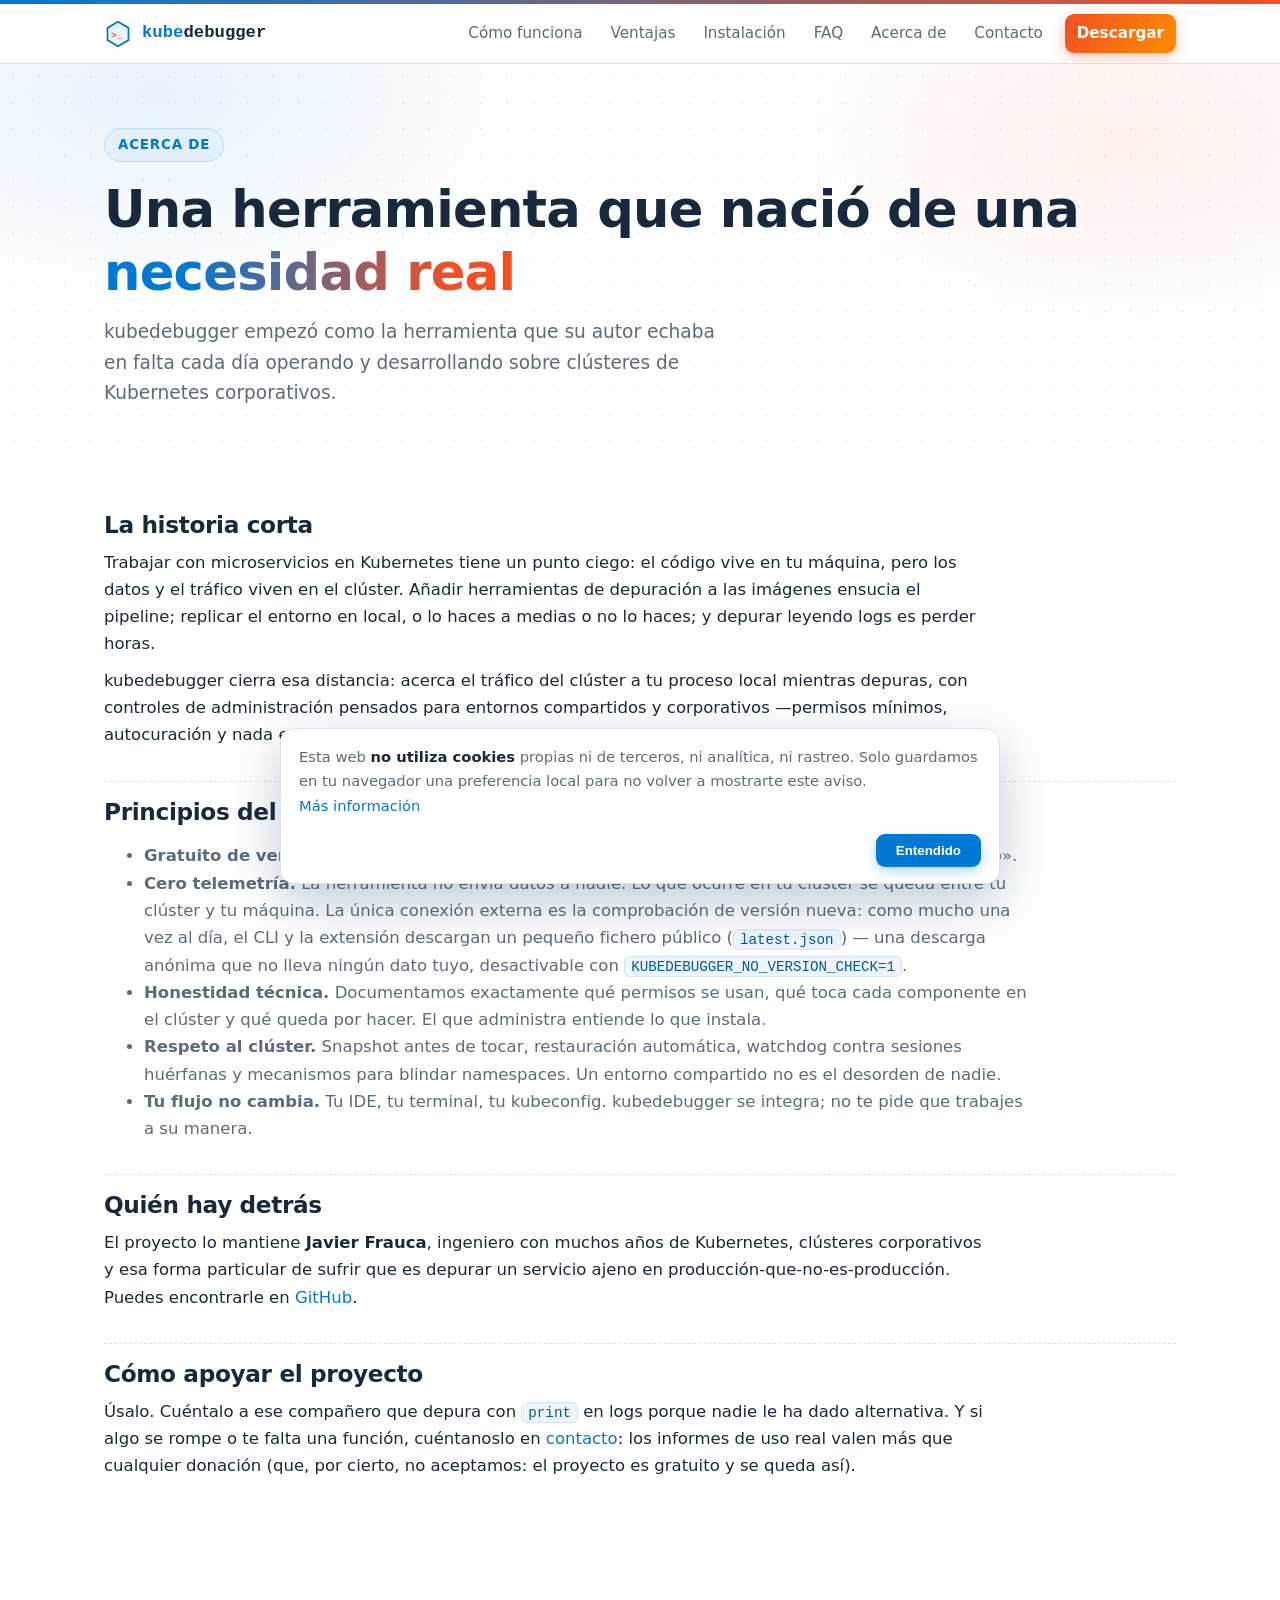
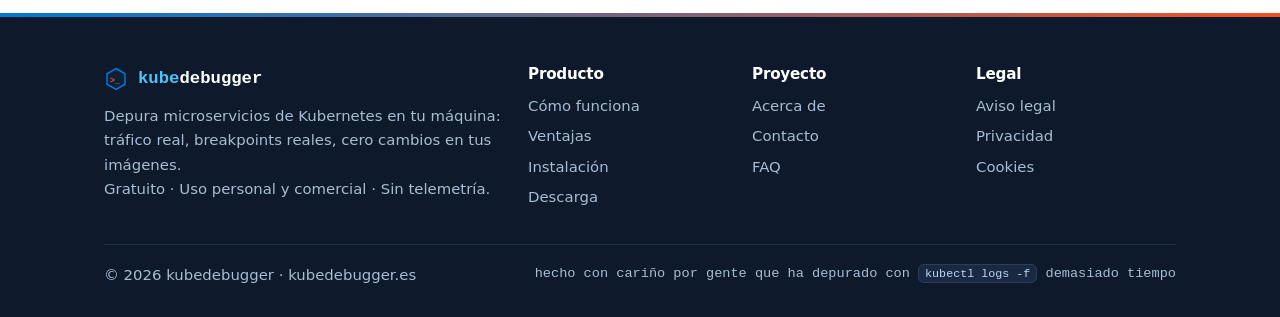
<file: acerca-de.html>
<!DOCTYPE html>
<html lang="es">
<head>
  <meta charset="UTF-8">
  <meta name="viewport" content="width=device-width, initial-scale=1.0">
  <title>Acerca de — kubedebugger</title>
  <meta name="description" content="Por qué existe kubedebugger, sus principios y quién lo mantiene.">
  <link rel="canonical" href="https://kubedebugger.es/acerca-de.html">
  <link rel="icon" type="image/svg+xml" href="data:image/svg+xml,%3Csvg xmlns='http://www.w3.org/2000/svg' viewBox='0 0 32 32'%3E%3Cpath d='M16 2 L28 9 V23 L16 30 L4 23 V9 Z' stroke='%230078d4' stroke-width='2' fill='%230b1120'/%3E%3Ctext x='8' y='21' font-family='monospace' font-size='11' fill='%23f25022' font-weight='bold'%3E%3E_%3C/text%3E%3C/svg%3E">
  <link rel="stylesheet" href="assets/css/style.css">
</head>
<body>

<header class="site">
  <div class="nav">
    <a class="brand" href="index.html" aria-label="kubedebugger — inicio">
      <svg width="28" height="28" viewBox="0 0 32 32" fill="none" aria-hidden="true">
        <path d="M16 2 L28 9 V23 L16 30 L4 23 V9 Z" stroke="#0078d4" stroke-width="2" fill="rgba(0,120,212,.07)"/>
        <text x="8" y="21" font-family="Consolas, monospace" font-size="11" fill="#f25022" font-weight="bold">&gt;_</text>
      </svg>
      <span class="name mono"><b>kube</b>debugger</span>
    </a>
    <button class="nav-toggle" aria-expanded="false" aria-label="Abrir menú">☰ Menú</button>
    <nav class="links" aria-label="Principal">
      <a href="index.html#como-funciona">Cómo funciona</a>
      <a href="index.html#ventajas">Ventajas</a>
      <a href="index.html#instalacion">Instalación</a>
      <a href="index.html#faq">FAQ</a>
      <a href="acerca-de.html">Acerca de</a>
      <a href="contacto.html">Contacto</a>
      <a class="cta" href="index.html#descarga">Descargar</a>
    </nav>
  </div>
</header>

<main>
<section class="hero" style="padding-bottom:24px">
  <div class="container">
    <span class="kicker">Acerca de</span>
    <h1>Una herramienta que nació de una <em>necesidad real</em></h1>
    <p class="lead">
      kubedebugger empezó como la herramienta que su autor echaba en falta cada día
      operando y desarrollando sobre clústeres de Kubernetes corporativos.
    </p>
  </div>
</section>

<section>
  <div class="container legal">
    <h2>La historia corta</h2>
    <p>
      Trabajar con microservicios en Kubernetes tiene un punto ciego: el código vive en tu
      máquina, pero los datos y el tráfico viven en el clúster. Añadir herramientas de
      depuración a las imágenes ensucia el pipeline; replicar el entorno en local, o lo
      haces a medias o no lo haces; y depurar leyendo logs es perder horas.
    </p>
    <p>
      kubedebugger cierra esa distancia: acerca el tráfico del clúster a tu proceso local
      mientras depuras, con controles de administración pensados para entornos compartidos
      y corporativos —permisos mínimos, autocuración y nada expuesto al exterior—.
    </p>

    <h2>Principios del proyecto</h2>
    <ul>
      <li><b>Gratuito de verdad.</b> Todas las funciones para todo el mundo. Sin planes, sin cuentas, sin «versión pro».</li>
      <li><b>Cero telemetría.</b> La herramienta no envía datos a nadie. Lo que ocurre en tu clúster se queda entre tu clúster y tu máquina. La única conexión externa es la comprobación de versión nueva: como mucho una vez al día, el CLI y la extensión descargan un pequeño fichero público (<code>latest.json</code>) — una descarga anónima que no lleva ningún dato tuyo, desactivable con <code>KUBEDEBUGGER_NO_VERSION_CHECK=1</code>.</li>
      <li><b>Honestidad técnica.</b> Documentamos exactamente qué permisos se usan, qué toca cada componente en el clúster y qué queda por hacer. El que administra entiende lo que instala.</li>
      <li><b>Respeto al clúster.</b> Snapshot antes de tocar, restauración automática, watchdog contra sesiones huérfanas y mecanismos para blindar namespaces. Un entorno compartido no es el desorden de nadie.</li>
      <li><b>Tu flujo no cambia.</b> Tu IDE, tu terminal, tu kubeconfig. kubedebugger se integra; no te pide que trabajes a su manera.</li>
    </ul>

    <h2>Quién hay detrás</h2>
    <p>
      El proyecto lo mantiene <b>Javier Frauca</b>, ingeniero con muchos años de Kubernetes,
      clústeres corporativos y esa forma particular de sufrir que es depurar un servicio
      ajeno en producción-que-no-es-producción. Puedes encontrarle en
      <a href="https://github.com/JavierFrauca">GitHub</a>.
    </p>

    <h2>Cómo apoyar el proyecto</h2>
    <p>
      Úsalo. Cuéntalo a ese compañero que depura con <code>print</code> en logs porque nadie
      le ha dado alternativa. Y si algo se rompe o te falta una función, cuéntanoslo en
      <a href="contacto.html">contacto</a>: los informes de uso real valen más que cualquier
      donación (que, por cierto, no aceptamos: el proyecto es gratuito y se queda así).
    </p>
  </div>
</section>
</main>

<footer class="site">
  <div class="container">
    <div class="cols">
      <div>
        <a class="brand" href="index.html" style="margin-bottom:10px">
          <svg width="24" height="24" viewBox="0 0 32 32" fill="none" aria-hidden="true">
            <path d="M16 2 L28 9 V23 L16 30 L4 23 V9 Z" stroke="#0078d4" stroke-width="2" fill="rgba(0,120,212,.07)"/>
            <text x="8" y="21" font-family="Consolas, monospace" font-size="11" fill="#f25022" font-weight="bold">&gt;_</text>
          </svg>
          <span class="name mono"><b>kube</b>debugger</span>
        </a>
        <p>Depura microservicios de Kubernetes en tu máquina: tráfico real, breakpoints reales, cero cambios en tus imágenes.<br>Gratuito · Uso personal y comercial · Sin telemetría.</p>
      </div>
      <div>
        <h4>Producto</h4>
        <ul>
          <li><a href="index.html#como-funciona">Cómo funciona</a></li>
          <li><a href="index.html#ventajas">Ventajas</a></li>
          <li><a href="index.html#instalacion">Instalación</a></li>
          <li><a href="index.html#descarga">Descarga</a></li>
        </ul>
      </div>
      <div>
        <h4>Proyecto</h4>
        <ul>
          <li><a href="acerca-de.html">Acerca de</a></li>
          <li><a href="contacto.html">Contacto</a></li>
          <li><a href="index.html#faq">FAQ</a></li>
        </ul>
      </div>
      <div>
        <h4>Legal</h4>
        <ul>
          <li><a href="legal/aviso-legal.html">Aviso legal</a></li>
          <li><a href="legal/privacidad.html">Privacidad</a></li>
          <li><a href="legal/cookies.html">Cookies</a></li>
        </ul>
      </div>
    </div>
    <div class="legal-line">
      <span>© <span data-year>2026</span> kubedebugger · kubedebugger.es</span>
      <span class="mono" style="font-size:.85rem">hecho con cariño por gente que ha depurado con <code>kubectl logs -f</code> demasiado tiempo</span>
    </div>
  </div>
</footer>

<div id="cookie-banner" role="dialog" aria-label="Aviso sobre cookies">
  <span class="txt">
    Esta web <b>no utiliza cookies</b> propias ni de terceros, ni analítica, ni rastreo.
    Solo guardamos en tu navegador una preferencia local para no volver a mostrarte este aviso.
    <a href="legal/cookies.html">Más información</a>
  </span>
  <button type="button">Entendido</button>
</div>

<script src="assets/js/main.js"></script>
</body>
</html>
</file>
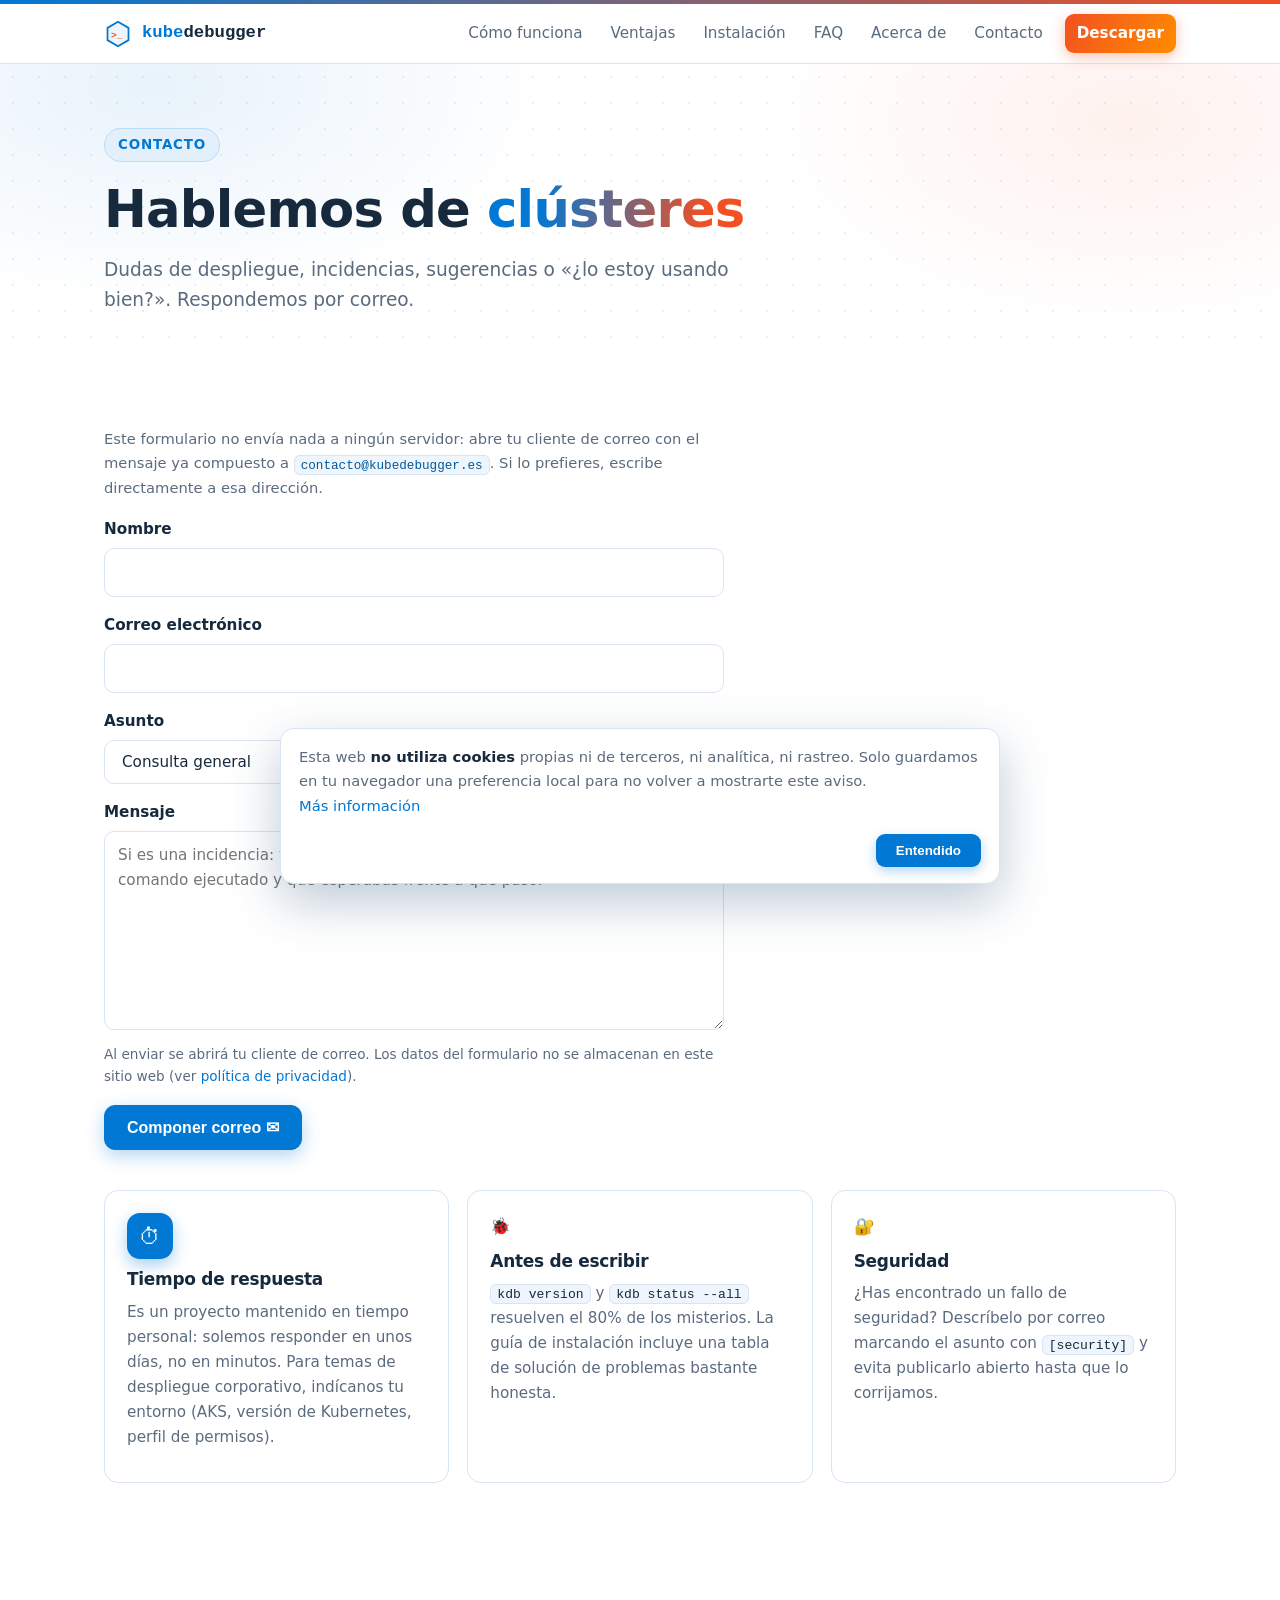
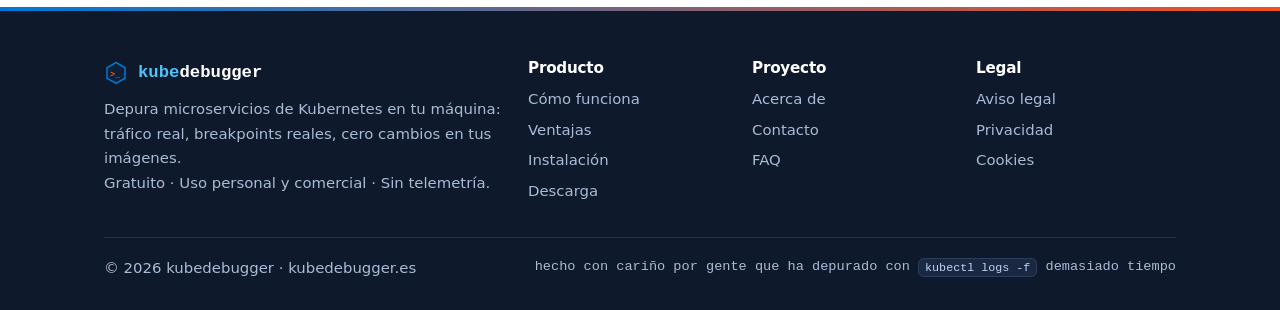
<file: contacto.html>
<!DOCTYPE html>
<html lang="es">
<head>
  <meta charset="UTF-8">
  <meta name="viewport" content="width=device-width, initial-scale=1.0">
  <title>Contacto — kubedebugger</title>
  <meta name="description" content="Contacta con el equipo de kubedebugger: dudas, incidencias, sugerencias y soporte de la comunidad.">
  <link rel="canonical" href="https://kubedebugger.es/contacto.html">
  <link rel="icon" type="image/svg+xml" href="data:image/svg+xml,%3Csvg xmlns='http://www.w3.org/2000/svg' viewBox='0 0 32 32'%3E%3Cpath d='M16 2 L28 9 V23 L16 30 L4 23 V9 Z' stroke='%230078d4' stroke-width='2' fill='%230b1120'/%3E%3Ctext x='8' y='21' font-family='monospace' font-size='11' fill='%23f25022' font-weight='bold'%3E%3E_%3C/text%3E%3C/svg%3E">
  <link rel="stylesheet" href="assets/css/style.css">
</head>
<body>

<header class="site">
  <div class="nav">
    <a class="brand" href="index.html" aria-label="kubedebugger — inicio">
      <svg width="28" height="28" viewBox="0 0 32 32" fill="none" aria-hidden="true">
        <path d="M16 2 L28 9 V23 L16 30 L4 23 V9 Z" stroke="#0078d4" stroke-width="2" fill="rgba(0,120,212,.07)"/>
        <text x="8" y="21" font-family="Consolas, monospace" font-size="11" fill="#f25022" font-weight="bold">&gt;_</text>
      </svg>
      <span class="name mono"><b>kube</b>debugger</span>
    </a>
    <button class="nav-toggle" aria-expanded="false" aria-label="Abrir menú">☰ Menú</button>
    <nav class="links" aria-label="Principal">
      <a href="index.html#como-funciona">Cómo funciona</a>
      <a href="index.html#ventajas">Ventajas</a>
      <a href="index.html#instalacion">Instalación</a>
      <a href="index.html#faq">FAQ</a>
      <a href="acerca-de.html">Acerca de</a>
      <a href="contacto.html">Contacto</a>
      <a class="cta" href="index.html#descarga">Descargar</a>
    </nav>
  </div>
</header>

<main>
<section class="hero" style="padding-bottom:24px">
  <div class="container">
    <span class="kicker">Contacto</span>
    <h1>Hablemos de <em>clústeres</em></h1>
    <p class="lead">
      Dudas de despliegue, incidencias, sugerencias o «¿lo estoy usando bien?».
      Respondemos por correo.
    </p>
  </div>
</section>

<section>
  <div class="container">
    <form class="contact" id="contact-form">
      <p style="color:var(--muted);font-size:.92rem">
        Este formulario no envía nada a ningún servidor: abre tu cliente de correo con el
        mensaje ya compuesto a <code>contacto@kubedebugger.es</code>. Si lo prefieres,
        escribe directamente a esa dirección.
      </p>
      <label for="f-name">Nombre</label>
      <input id="f-name" name="name" type="text" required autocomplete="name">
      <label for="f-email">Correo electrónico</label>
      <input id="f-email" name="email" type="email" required autocomplete="email">
      <label for="f-topic">Asunto</label>
      <select id="f-topic" name="topic">
        <option>Consulta general</option>
        <option>Incidencia / bug</option>
        <option>Sugerencia de función</option>
        <option>Despliegue en mi organización</option>
        <option>Otros</option>
      </select>
      <label for="f-message">Mensaje</label>
      <textarea id="f-message" name="message" rows="7" required
        placeholder="Si es una incidencia: versión de kdb (kdb version), clúster (AKS, kind…), comando ejecutado y qué esperabas frente a qué pasó."></textarea>
      <p class="hint">
        Al enviar se abrirá tu cliente de correo. Los datos del formulario no se almacenan
        en este sitio web (ver <a href="legal/privacidad.html">política de privacidad</a>).
      </p>
      <div class="actions" style="margin:18px 0 0">
        <button class="btn primary" type="submit">Componer correo ✉</button>
      </div>
      <p id="contact-sent" style="display:none;color:var(--green);margin-top:12px">
        ✓ Se abrió tu cliente de correo con el mensaje listo. Si no se abrió, escribe a
        <a href="mailto:contacto@kubedebugger.es">contacto@kubedebugger.es</a> directamente.
      </p>
    </form>

    <div style="margin-top:40px" class="grid c3">
      <div class="card">
        <div class="icon-chip" style="--c:#0078d4">⏱</div>
        <h3>Tiempo de respuesta</h3>
        <p>Es un proyecto mantenido en tiempo personal: solemos responder en unos días, no en minutos. Para temas de despliegue corporativo, indícanos tu entorno (AKS, versión de Kubernetes, perfil de permisos).</p>
      </div>
      <div class="card">
        <span class="icon">🐞</span>
        <h3>Antes de escribir</h3>
        <p><code>kdb version</code> y <code>kdb status --all</code> resuelven el 80% de los misterios. La guía de instalación incluye una tabla de solución de problemas bastante honesta.</p>
      </div>
      <div class="card">
        <span class="icon">🔐</span>
        <h3>Seguridad</h3>
        <p>¿Has encontrado un fallo de seguridad? Descríbelo por correo marcando el asunto con <code>[security]</code> y evita publicarlo abierto hasta que lo corrijamos.</p>
      </div>
    </div>
  </div>
</section>
</main>

<footer class="site">
  <div class="container">
    <div class="cols">
      <div>
        <a class="brand" href="index.html" style="margin-bottom:10px">
          <svg width="24" height="24" viewBox="0 0 32 32" fill="none" aria-hidden="true">
            <path d="M16 2 L28 9 V23 L16 30 L4 23 V9 Z" stroke="#0078d4" stroke-width="2" fill="rgba(0,120,212,.07)"/>
            <text x="8" y="21" font-family="Consolas, monospace" font-size="11" fill="#f25022" font-weight="bold">&gt;_</text>
          </svg>
          <span class="name mono"><b>kube</b>debugger</span>
        </a>
        <p>Depura microservicios de Kubernetes en tu máquina: tráfico real, breakpoints reales, cero cambios en tus imágenes.<br>Gratuito · Uso personal y comercial · Sin telemetría.</p>
      </div>
      <div>
        <h4>Producto</h4>
        <ul>
          <li><a href="index.html#como-funciona">Cómo funciona</a></li>
          <li><a href="index.html#ventajas">Ventajas</a></li>
          <li><a href="index.html#instalacion">Instalación</a></li>
          <li><a href="index.html#descarga">Descarga</a></li>
        </ul>
      </div>
      <div>
        <h4>Proyecto</h4>
        <ul>
          <li><a href="acerca-de.html">Acerca de</a></li>
          <li><a href="contacto.html">Contacto</a></li>
          <li><a href="index.html#faq">FAQ</a></li>
        </ul>
      </div>
      <div>
        <h4>Legal</h4>
        <ul>
          <li><a href="legal/aviso-legal.html">Aviso legal</a></li>
          <li><a href="legal/privacidad.html">Privacidad</a></li>
          <li><a href="legal/cookies.html">Cookies</a></li>
        </ul>
      </div>
    </div>
    <div class="legal-line">
      <span>© <span data-year>2026</span> kubedebugger · kubedebugger.es</span>
      <span class="mono" style="font-size:.85rem">hecho con cariño por gente que ha depurado con <code>kubectl logs -f</code> demasiado tiempo</span>
    </div>
  </div>
</footer>

<div id="cookie-banner" role="dialog" aria-label="Aviso sobre cookies">
  <span class="txt">
    Esta web <b>no utiliza cookies</b> propias ni de terceros, ni analítica, ni rastreo.
    Solo guardamos en tu navegador una preferencia local para no volver a mostrarte este aviso.
    <a href="legal/cookies.html">Más información</a>
  </span>
  <button type="button">Entendido</button>
</div>

<script src="assets/js/main.js"></script>
</body>
</html>
</file>
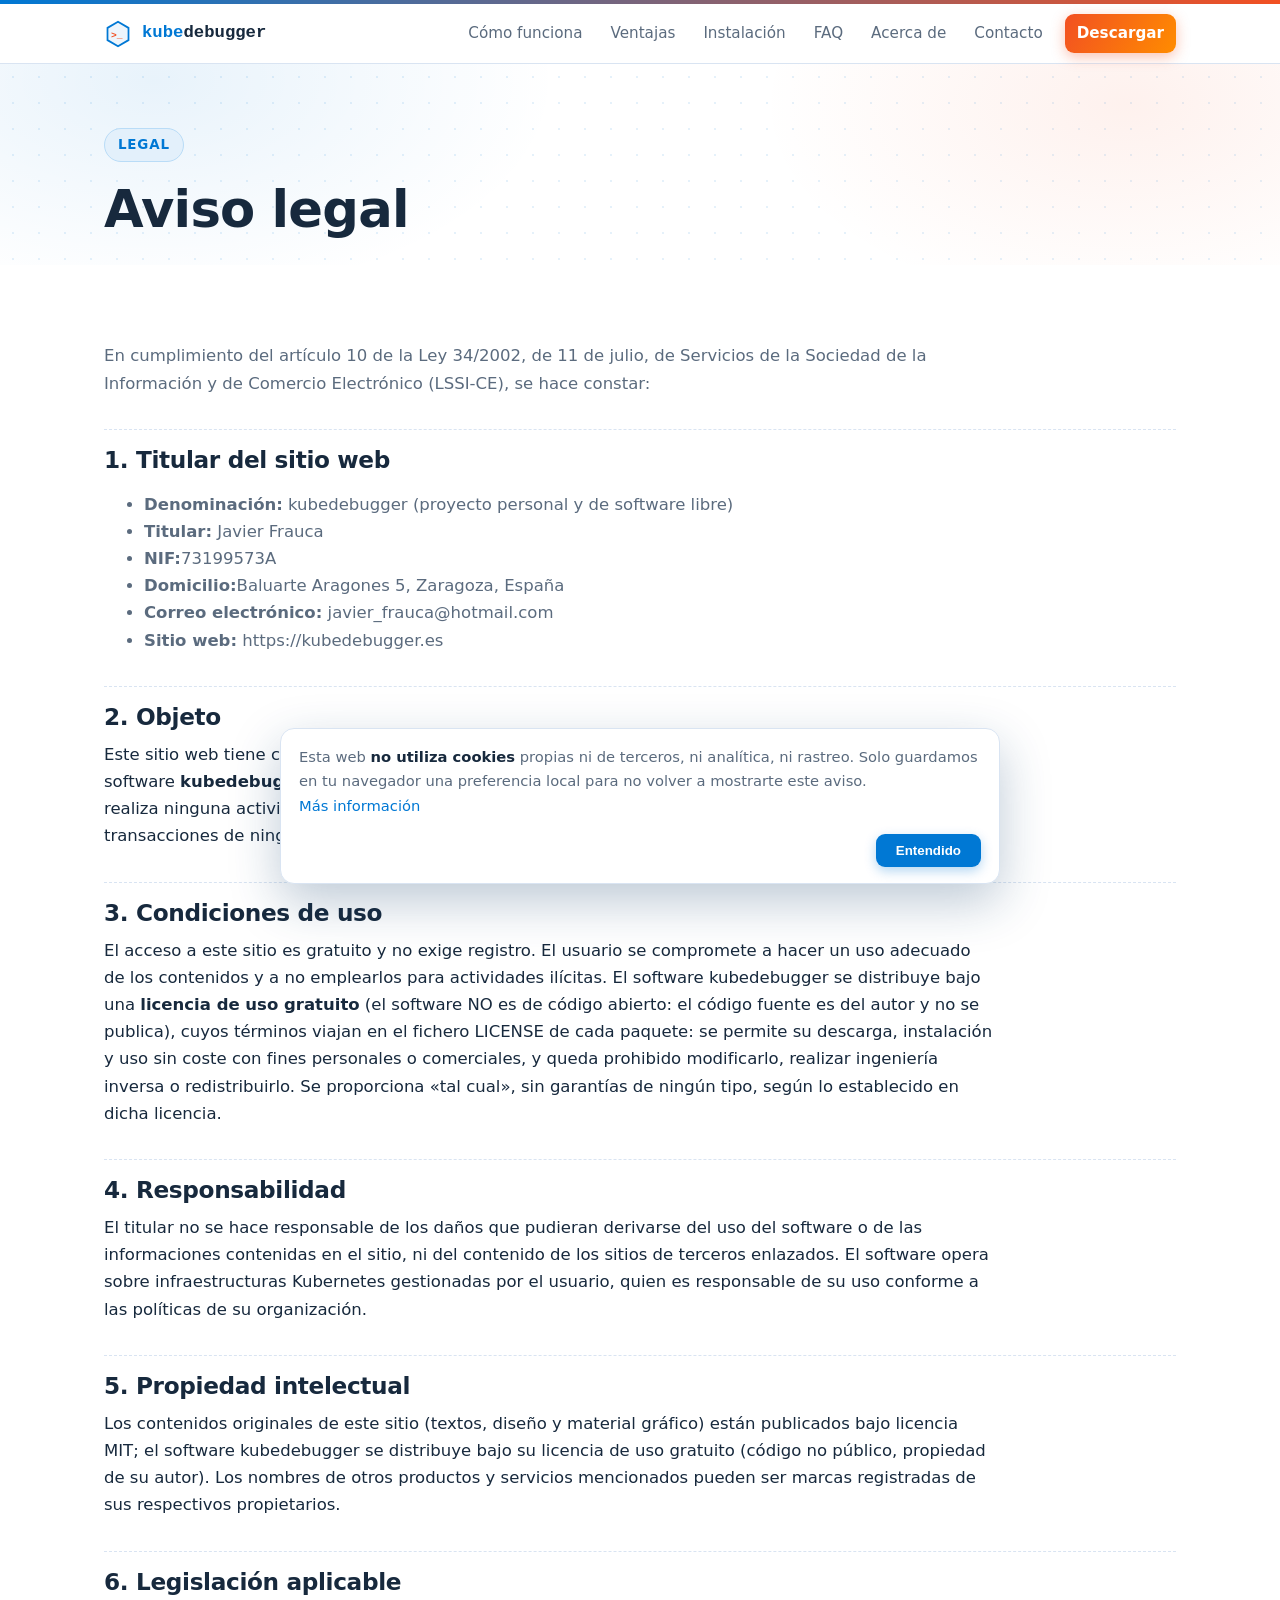
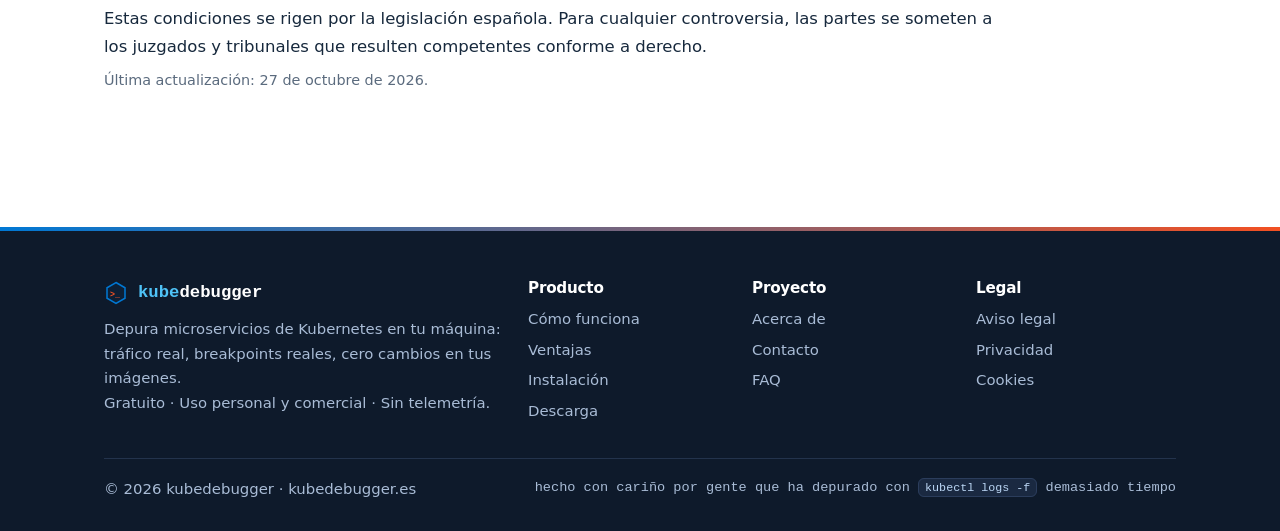
<file: legal/aviso-legal.html>
<!DOCTYPE html>
<html lang="es">
<head>
  <meta charset="UTF-8">
  <meta name="viewport" content="width=device-width, initial-scale=1.0">
  <title>Aviso legal — kubedebugger</title>
  <meta name="robots" content="noindex">
  <link rel="icon" type="image/svg+xml" href="data:image/svg+xml,%3Csvg xmlns='http://www.w3.org/2000/svg' viewBox='0 0 32 32'%3E%3Cpath d='M16 2 L28 9 V23 L16 30 L4 23 V9 Z' stroke='%230078d4' stroke-width='2' fill='%230b1120'/%3E%3Ctext x='8' y='21' font-family='monospace' font-size='11' fill='%23f25022' font-weight='bold'%3E%3E_%3C/text%3E%3C/svg%3E">
  <link rel="stylesheet" href="../assets/css/style.css">
</head>
<body>

<header class="site">
  <div class="nav">
    <a class="brand" href="../index.html" aria-label="kubedebugger — inicio">
      <svg width="28" height="28" viewBox="0 0 32 32" fill="none" aria-hidden="true">
        <path d="M16 2 L28 9 V23 L16 30 L4 23 V9 Z" stroke="#0078d4" stroke-width="2" fill="rgba(0,120,212,.07)"/>
        <text x="8" y="21" font-family="Consolas, monospace" font-size="11" fill="#f25022" font-weight="bold">&gt;_</text>
      </svg>
      <span class="name mono"><b>kube</b>debugger</span>
    </a>
    <button class="nav-toggle" aria-expanded="false" aria-label="Abrir menú">☰ Menú</button>
    <nav class="links" aria-label="Principal">
      <a href="../index.html#como-funciona">Cómo funciona</a>
      <a href="../index.html#ventajas">Ventajas</a>
      <a href="../index.html#instalacion">Instalación</a>
      <a href="../index.html#faq">FAQ</a>
      <a href="../acerca-de.html">Acerca de</a>
      <a href="../contacto.html">Contacto</a>
      <a class="cta" href="../index.html#descarga">Descargar</a>
    </nav>
  </div>
</header>

<main>
<section class="hero" style="padding-bottom:10px">
  <div class="container">
    <span class="kicker">Legal</span>
    <h1>Aviso legal</h1>
  </div>
</section>

<section>
  <div class="container legal">
    <p style="color:var(--muted)">En cumplimiento del artículo 10 de la Ley 34/2002, de 11 de julio, de Servicios de la Sociedad de la Información y de Comercio Electrónico (LSSI-CE), se hace constar:</p>

    <h2>1. Titular del sitio web</h2>
    <ul>
      <li><b>Denominación:</b> kubedebugger (proyecto personal y de software libre)</li>
      <li><b>Titular:</b> Javier Frauca</li>
      <li><b>NIF:</b>73199573A</li>
      <li><b>Domicilio:</b>Baluarte Aragones 5, Zaragoza, España</li>
      <li><b>Correo electrónico:</b> javier_frauca@hotmail.com</li>
      <li><b>Sitio web:</b> https://kubedebugger.es</li>
    </ul>

    <h2>2. Objeto</h2>
    <p>
      Este sitio web tiene carácter exclusivamente informativo y de divulgación técnica:
      presenta el proyecto de software <b>kubedebugger</b>, documenta su funcionamiento y
      distribuye su software de forma gratuita. No se realiza ninguna actividad comercial:
      no hay venta de productos ni servicios, publicidad de pago ni transacciones de
      ningún tipo.
    </p>

    <h2>3. Condiciones de uso</h2>
    <p>
      El acceso a este sitio es gratuito y no exige registro. El usuario se compromete a
      hacer un uso adecuado de los contenidos y a no emplearlos para actividades ilícitas.
      El software kubedebugger se distribuye bajo una <b>licencia de uso gratuito</b>
      (el software NO es de código abierto: el código fuente es del autor y no se
      publica), cuyos términos viajan en el fichero LICENSE de cada paquete: se permite
      su descarga, instalación y uso sin coste con fines personales o comerciales, y
      queda prohibido modificarlo, realizar ingeniería inversa o redistribuirlo. Se
      proporciona «tal cual», sin garantías de ningún tipo, según lo establecido en
      dicha licencia.
    </p>

    <h2>4. Responsabilidad</h2>
    <p>
      El titular no se hace responsable de los daños que pudieran derivarse del uso del
      software o de las informaciones contenidas en el sitio, ni del contenido de los
      sitios de terceros enlazados. El software opera sobre infraestructuras Kubernetes
      gestionadas por el usuario, quien es responsable de su uso conforme a las políticas
      de su organización.
    </p>

    <h2>5. Propiedad intelectual</h2>
    <p>
      Los contenidos originales de este sitio (textos, diseño y material gráfico) están
      publicados bajo licencia MIT; el software kubedebugger se distribuye bajo su
      licencia de uso gratuito (código no público, propiedad de su autor). Los nombres de otros
      productos y servicios mencionados pueden ser marcas registradas de sus respectivos
      propietarios.
    </p>

    <h2>6. Legislación aplicable</h2>
    <p>
      Estas condiciones se rigen por la legislación española. Para cualquier controversia,
      las partes se someten a los juzgados y tribunales que resulten competentes conforme
      a derecho.
    </p>

    <p style="color:var(--muted);font-size:.9rem">Última actualización: 27 de octubre de 2026.</p>
  </div>
</section>
</main>

<footer class="site">
  <div class="container">
    <div class="cols">
      <div>
        <a class="brand" href="../index.html" style="margin-bottom:10px">
          <svg width="24" height="24" viewBox="0 0 32 32" fill="none" aria-hidden="true">
            <path d="M16 2 L28 9 V23 L16 30 L4 23 V9 Z" stroke="#0078d4" stroke-width="2" fill="rgba(0,120,212,.07)"/>
            <text x="8" y="21" font-family="Consolas, monospace" font-size="11" fill="#f25022" font-weight="bold">&gt;_</text>
          </svg>
          <span class="name mono"><b>kube</b>debugger</span>
        </a>
        <p>Depura microservicios de Kubernetes en tu máquina: tráfico real, breakpoints reales, cero cambios en tus imágenes.<br>Gratuito · Uso personal y comercial · Sin telemetría.</p>
      </div>
      <div>
        <h4>Producto</h4>
        <ul>
          <li><a href="../index.html#como-funciona">Cómo funciona</a></li>
          <li><a href="../index.html#ventajas">Ventajas</a></li>
          <li><a href="../index.html#instalacion">Instalación</a></li>
          <li><a href="../index.html#descarga">Descarga</a></li>
        </ul>
      </div>
      <div>
        <h4>Proyecto</h4>
        <ul>
          <li><a href="../acerca-de.html">Acerca de</a></li>
          <li><a href="../contacto.html">Contacto</a></li>
          <li><a href="../index.html#faq">FAQ</a></li>
        </ul>
      </div>
      <div>
        <h4>Legal</h4>
        <ul>
          <li><a href="aviso-legal.html">Aviso legal</a></li>
          <li><a href="privacidad.html">Privacidad</a></li>
          <li><a href="cookies.html">Cookies</a></li>
        </ul>
      </div>
    </div>
    <div class="legal-line">
      <span>© <span data-year>2026</span> kubedebugger · kubedebugger.es</span>
      <span class="mono" style="font-size:.85rem">hecho con cariño por gente que ha depurado con <code>kubectl logs -f</code> demasiado tiempo</span>
    </div>
  </div>
</footer>

<div id="cookie-banner" role="dialog" aria-label="Aviso sobre cookies">
  <span class="txt">
    Esta web <b>no utiliza cookies</b> propias ni de terceros, ni analítica, ni rastreo.
    Solo guardamos en tu navegador una preferencia local para no volver a mostrarte este aviso.
    <a href="cookies.html">Más información</a>
  </span>
  <button type="button">Entendido</button>
</div>

<script src="../assets/js/main.js"></script>
</body>
</html>
</file>
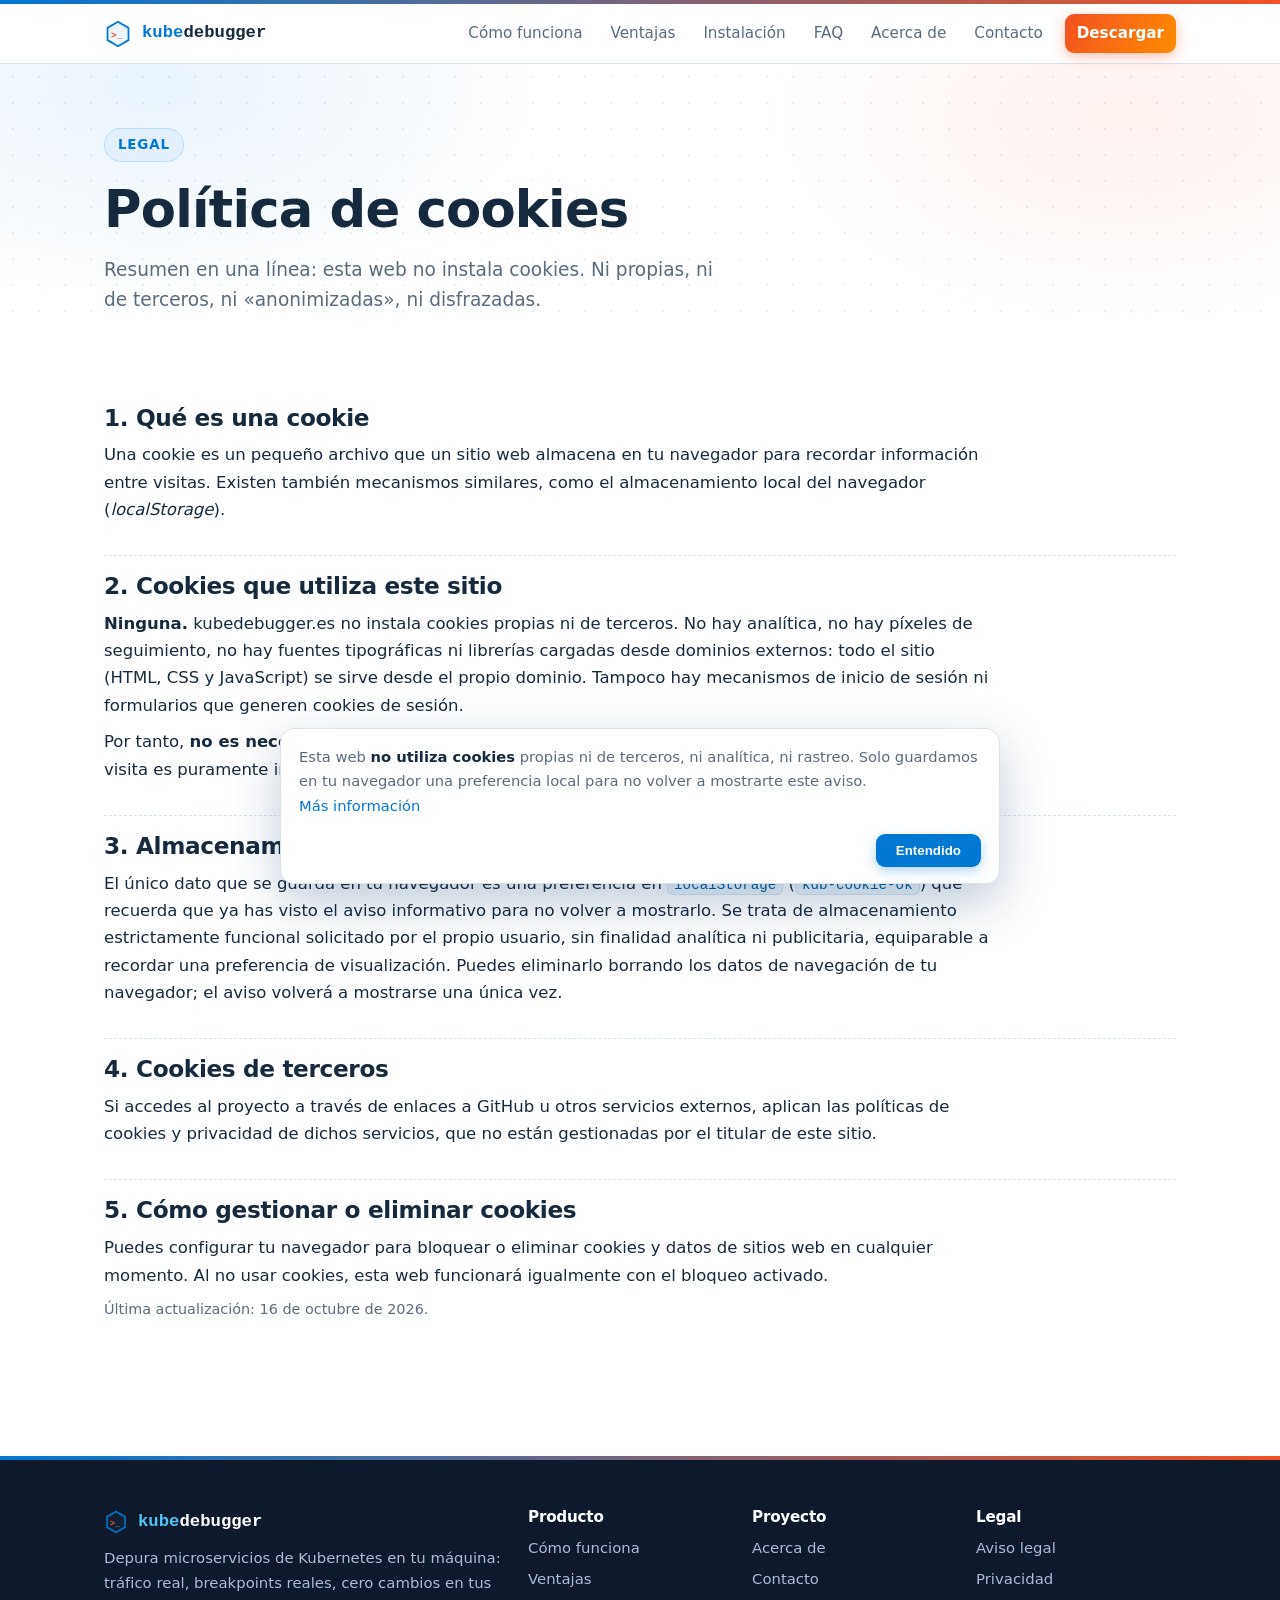
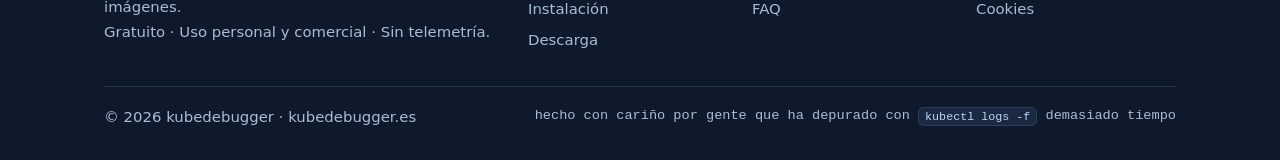
<file: legal/cookies.html>
<!DOCTYPE html>
<html lang="es">
<head>
  <meta charset="UTF-8">
  <meta name="viewport" content="width=device-width, initial-scale=1.0">
  <title>Política de cookies — kubedebugger</title>
  <meta name="robots" content="noindex">
  <link rel="icon" type="image/svg+xml" href="data:image/svg+xml,%3Csvg xmlns='http://www.w3.org/2000/svg' viewBox='0 0 32 32'%3E%3Cpath d='M16 2 L28 9 V23 L16 30 L4 23 V9 Z' stroke='%230078d4' stroke-width='2' fill='%230b1120'/%3E%3Ctext x='8' y='21' font-family='monospace' font-size='11' fill='%23f25022' font-weight='bold'%3E%3E_%3C/text%3E%3C/svg%3E">
  <link rel="stylesheet" href="../assets/css/style.css">
</head>
<body>

<header class="site">
  <div class="nav">
    <a class="brand" href="../index.html" aria-label="kubedebugger — inicio">
      <svg width="28" height="28" viewBox="0 0 32 32" fill="none" aria-hidden="true">
        <path d="M16 2 L28 9 V23 L16 30 L4 23 V9 Z" stroke="#0078d4" stroke-width="2" fill="rgba(0,120,212,.07)"/>
        <text x="8" y="21" font-family="Consolas, monospace" font-size="11" fill="#f25022" font-weight="bold">&gt;_</text>
      </svg>
      <span class="name mono"><b>kube</b>debugger</span>
    </a>
    <button class="nav-toggle" aria-expanded="false" aria-label="Abrir menú">☰ Menú</button>
    <nav class="links" aria-label="Principal">
      <a href="../index.html#como-funciona">Cómo funciona</a>
      <a href="../index.html#ventajas">Ventajas</a>
      <a href="../index.html#instalacion">Instalación</a>
      <a href="../index.html#faq">FAQ</a>
      <a href="../acerca-de.html">Acerca de</a>
      <a href="../contacto.html">Contacto</a>
      <a class="cta" href="../index.html#descarga">Descargar</a>
    </nav>
  </div>
</header>

<main>
<section class="hero" style="padding-bottom:10px">
  <div class="container">
    <span class="kicker">Legal</span>
    <h1>Política de cookies</h1>
    <p class="lead">Resumen en una línea: esta web no instala cookies. Ni propias, ni de terceros, ni «anonimizadas», ni disfrazadas.</p>
  </div>
</section>

<section>
  <div class="container legal">
    <h2>1. Qué es una cookie</h2>
    <p>
      Una cookie es un pequeño archivo que un sitio web almacena en tu navegador para
      recordar información entre visitas. Existen también mecanismos similares, como el
      almacenamiento local del navegador (<em>localStorage</em>).
    </p>

    <h2>2. Cookies que utiliza este sitio</h2>
    <p>
      <b>Ninguna.</b> kubedebugger.es no instala cookies propias ni de terceros. No hay
      analítica, no hay píxeles de seguimiento, no hay fuentes tipográficas ni librerías
      cargadas desde dominios externos: todo el sitio (HTML, CSS y JavaScript) se sirve
      desde el propio dominio. Tampoco hay mecanismos de inicio de sesión ni formularios
      que generen cookies de sesión.
    </p>
    <p>
      Por tanto, <b>no es necesario consentir nada para navegar</b>. El aviso que puede
      aparecer en tu primera visita es puramente informativo.
    </p>

    <h2>3. Almacenamiento local excepcional y funcional</h2>
    <p>
      El único dato que se guarda en tu navegador es una preferencia en
      <code>localStorage</code> (<code>kdb-cookie-ok</code>) que recuerda que ya has visto
      el aviso informativo para no volver a mostrarlo. Se trata de almacenamiento
      estrictamente funcional solicitado por el propio usuario, sin finalidad analítica ni
      publicitaria, equiparable a recordar una preferencia de visualización. Puedes
      eliminarlo borrando los datos de navegación de tu navegador; el aviso volverá a
      mostrarse una única vez.
    </p>

    <h2>4. Cookies de terceros</h2>
    <p>
      Si accedes al proyecto a través de enlaces a GitHub u otros servicios externos,
      aplican las políticas de cookies y privacidad de dichos servicios, que no están
      gestionadas por el titular de este sitio.
    </p>

    <h2>5. Cómo gestionar o eliminar cookies</h2>
    <p>
      Puedes configurar tu navegador para bloquear o eliminar cookies y datos de sitios
      web en cualquier momento. Al no usar cookies, esta web funcionará igualmente con el
      bloqueo activado.
    </p>

    <p style="color:var(--muted);font-size:.9rem">Última actualización: 16 de octubre de 2026.</p>
  </div>
</section>
</main>

<footer class="site">
  <div class="container">
    <div class="cols">
      <div>
        <a class="brand" href="../index.html" style="margin-bottom:10px">
          <svg width="24" height="24" viewBox="0 0 32 32" fill="none" aria-hidden="true">
            <path d="M16 2 L28 9 V23 L16 30 L4 23 V9 Z" stroke="#0078d4" stroke-width="2" fill="rgba(0,120,212,.07)"/>
            <text x="8" y="21" font-family="Consolas, monospace" font-size="11" fill="#f25022" font-weight="bold">&gt;_</text>
          </svg>
          <span class="name mono"><b>kube</b>debugger</span>
        </a>
        <p>Depura microservicios de Kubernetes en tu máquina: tráfico real, breakpoints reales, cero cambios en tus imágenes.<br>Gratuito · Uso personal y comercial · Sin telemetría.</p>
      </div>
      <div>
        <h4>Producto</h4>
        <ul>
          <li><a href="../index.html#como-funciona">Cómo funciona</a></li>
          <li><a href="../index.html#ventajas">Ventajas</a></li>
          <li><a href="../index.html#instalacion">Instalación</a></li>
          <li><a href="../index.html#descarga">Descarga</a></li>
        </ul>
      </div>
      <div>
        <h4>Proyecto</h4>
        <ul>
          <li><a href="../acerca-de.html">Acerca de</a></li>
          <li><a href="../contacto.html">Contacto</a></li>
          <li><a href="../index.html#faq">FAQ</a></li>
        </ul>
      </div>
      <div>
        <h4>Legal</h4>
        <ul>
          <li><a href="aviso-legal.html">Aviso legal</a></li>
          <li><a href="privacidad.html">Privacidad</a></li>
          <li><a href="cookies.html">Cookies</a></li>
        </ul>
      </div>
    </div>
    <div class="legal-line">
      <span>© <span data-year>2026</span> kubedebugger · kubedebugger.es</span>
      <span class="mono" style="font-size:.85rem">hecho con cariño por gente que ha depurado con <code>kubectl logs -f</code> demasiado tiempo</span>
    </div>
  </div>
</footer>

<div id="cookie-banner" role="dialog" aria-label="Aviso sobre cookies">
  <span class="txt">
    Esta web <b>no utiliza cookies</b> propias ni de terceros, ni analítica, ni rastreo.
    Solo guardamos en tu navegador una preferencia local para no volver a mostrarte este aviso.
    <a href="cookies.html">Más información</a>
  </span>
  <button type="button">Entendido</button>
</div>

<script src="../assets/js/main.js"></script>
</body>
</html>
</file>
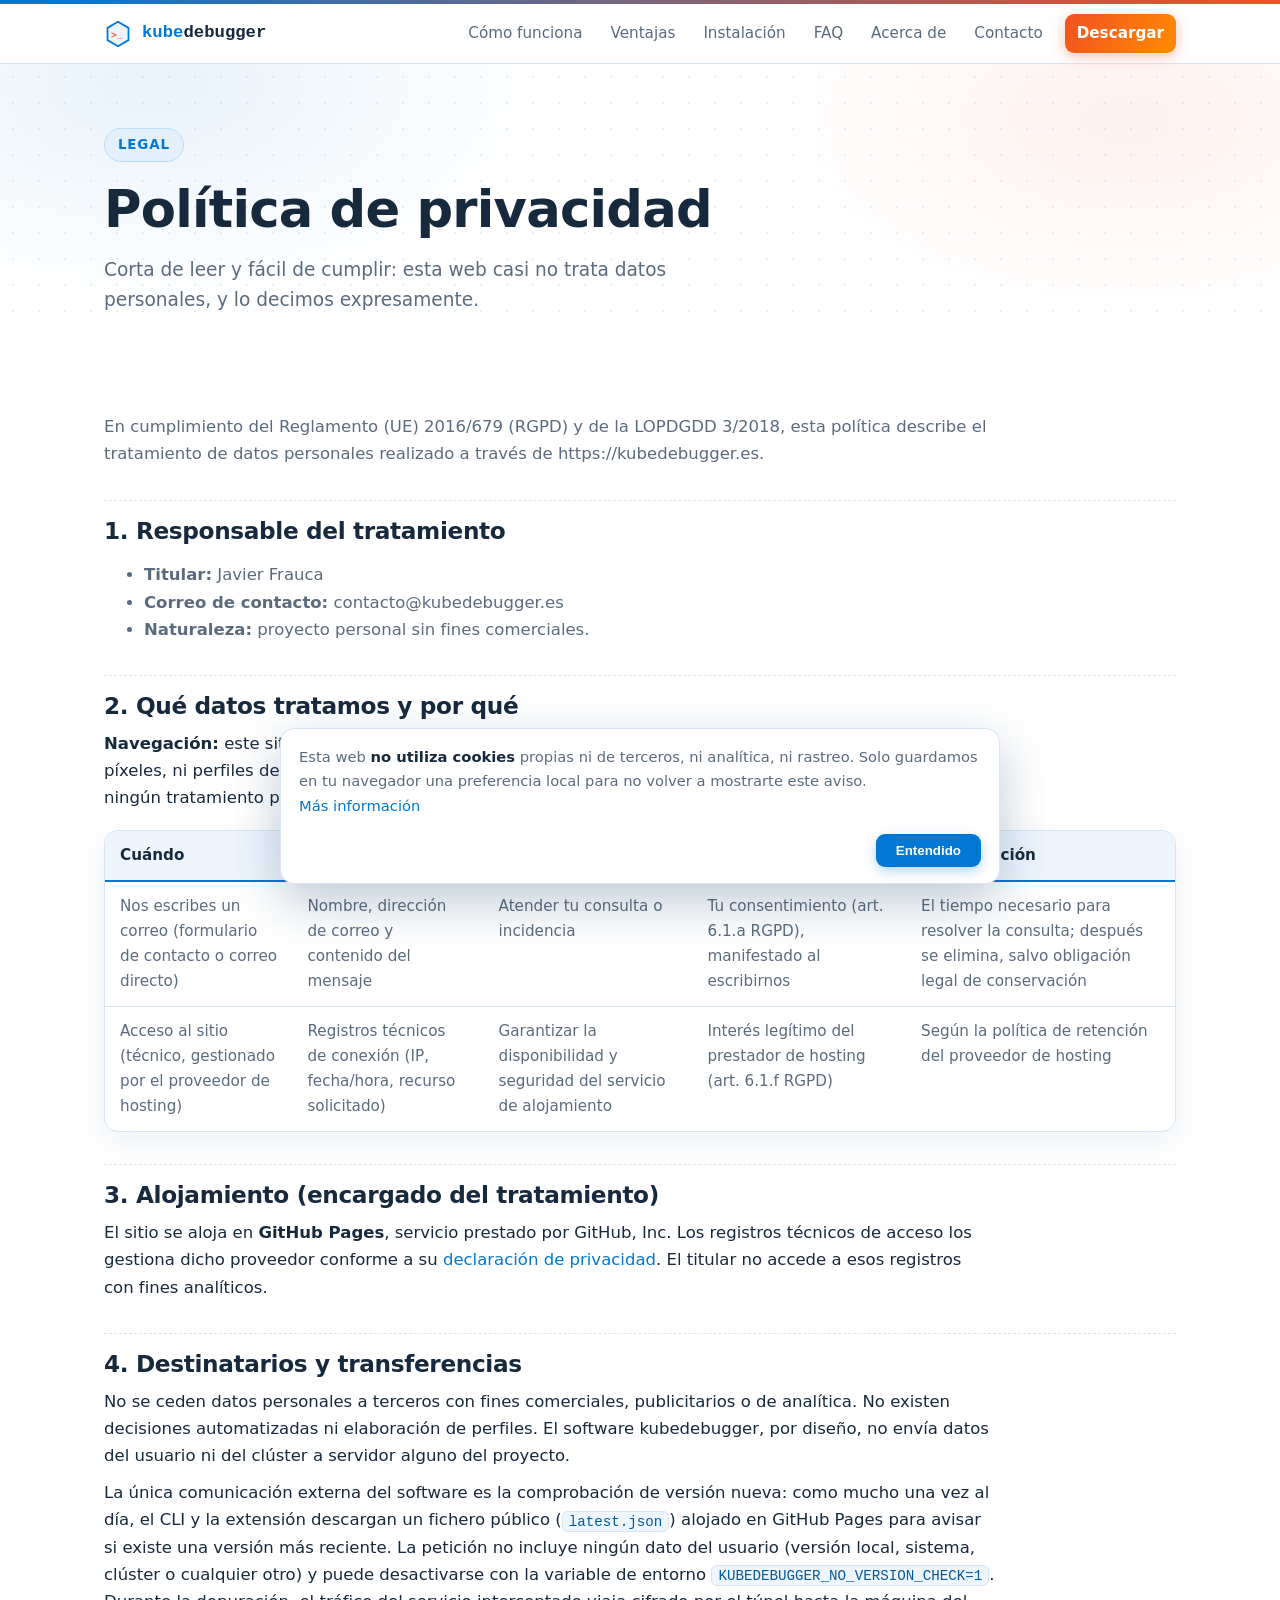
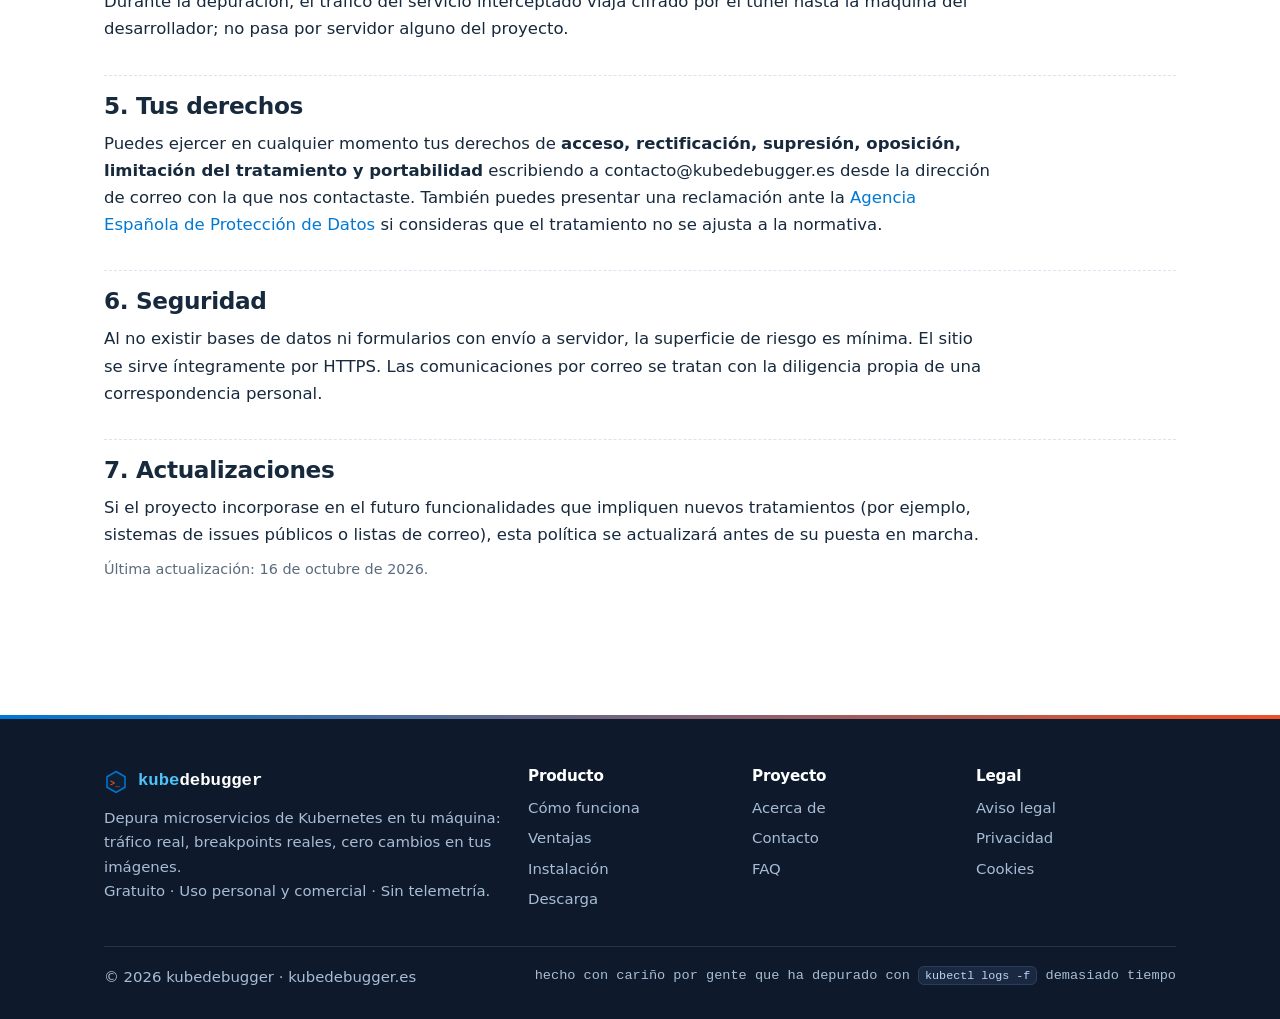
<file: legal/privacidad.html>
<!DOCTYPE html>
<html lang="es">
<head>
  <meta charset="UTF-8">
  <meta name="viewport" content="width=device-width, initial-scale=1.0">
  <title>Política de privacidad — kubedebugger</title>
  <meta name="robots" content="noindex">
  <link rel="icon" type="image/svg+xml" href="data:image/svg+xml,%3Csvg xmlns='http://www.w3.org/2000/svg' viewBox='0 0 32 32'%3E%3Cpath d='M16 2 L28 9 V23 L16 30 L4 23 V9 Z' stroke='%230078d4' stroke-width='2' fill='%230b1120'/%3E%3Ctext x='8' y='21' font-family='monospace' font-size='11' fill='%23f25022' font-weight='bold'%3E%3E_%3C/text%3E%3C/svg%3E">
  <link rel="stylesheet" href="../assets/css/style.css">
</head>
<body>

<header class="site">
  <div class="nav">
    <a class="brand" href="../index.html" aria-label="kubedebugger — inicio">
      <svg width="28" height="28" viewBox="0 0 32 32" fill="none" aria-hidden="true">
        <path d="M16 2 L28 9 V23 L16 30 L4 23 V9 Z" stroke="#0078d4" stroke-width="2" fill="rgba(0,120,212,.07)"/>
        <text x="8" y="21" font-family="Consolas, monospace" font-size="11" fill="#f25022" font-weight="bold">&gt;_</text>
      </svg>
      <span class="name mono"><b>kube</b>debugger</span>
    </a>
    <button class="nav-toggle" aria-expanded="false" aria-label="Abrir menú">☰ Menú</button>
    <nav class="links" aria-label="Principal">
      <a href="../index.html#como-funciona">Cómo funciona</a>
      <a href="../index.html#ventajas">Ventajas</a>
      <a href="../index.html#instalacion">Instalación</a>
      <a href="../index.html#faq">FAQ</a>
      <a href="../acerca-de.html">Acerca de</a>
      <a href="../contacto.html">Contacto</a>
      <a class="cta" href="../index.html#descarga">Descargar</a>
    </nav>
  </div>
</header>

<main>
<section class="hero" style="padding-bottom:10px">
  <div class="container">
    <span class="kicker">Legal</span>
    <h1>Política de privacidad</h1>
    <p class="lead">Corta de leer y fácil de cumplir: esta web casi no trata datos personales, y lo decimos expresamente.</p>
  </div>
</section>

<section>
  <div class="container legal">
    <p style="color:var(--muted)">En cumplimiento del Reglamento (UE) 2016/679 (RGPD) y de la LOPDGDD 3/2018, esta política describe el tratamiento de datos personales realizado a través de https://kubedebugger.es.</p>

    <h2>1. Responsable del tratamiento</h2>
    <ul>
      <li><b>Titular:</b> Javier Frauca</li>
      <li><b>Correo de contacto:</b> contacto@kubedebugger.es</li>
      <li><b>Naturaleza:</b> proyecto personal sin fines comerciales.</li>
    </ul>

    <h2>2. Qué datos tratamos y por qué</h2>
    <p><b>Navegación:</b> este sitio web es totalmente estático. No utiliza cookies de seguimiento, ni analítica web, ni píxeles, ni perfiles de usuario, ni formularios que envíen datos a servidores propios. No tienes que aceptar ningún tratamiento para navegar.</p>
    <table class="tbl">
      <thead><tr><th>Cuándo</th><th>Datos</th><th>Finalidad</th><th>Base jurídica</th><th>Conservación</th></tr></thead>
      <tbody>
        <tr>
          <td>Nos escribes un correo (formulario de contacto o correo directo)</td>
          <td>Nombre, dirección de correo y contenido del mensaje</td>
          <td>Atender tu consulta o incidencia</td>
          <td>Tu consentimiento (art. 6.1.a RGPD), manifestado al escribirnos</td>
          <td>El tiempo necesario para resolver la consulta; después se elimina, salvo obligación legal de conservación</td>
        </tr>
        <tr>
          <td>Acceso al sitio (técnico, gestionado por el proveedor de hosting)</td>
          <td>Registros técnicos de conexión (IP, fecha/hora, recurso solicitado)</td>
          <td>Garantizar la disponibilidad y seguridad del servicio de alojamiento</td>
          <td>Interés legítimo del prestador de hosting (art. 6.1.f RGPD)</td>
          <td>Según la política de retención del proveedor de hosting</td>
        </tr>
      </tbody>
    </table>

    <h2>3. Alojamiento (encargado del tratamiento)</h2>
    <p>
      El sitio se aloja en <b>GitHub Pages</b>, servicio prestado por GitHub, Inc. Los
      registros técnicos de acceso los gestiona dicho proveedor conforme a su
      <a href="https://docs.github.com/es/site-policy/privacy-policies/github-privacy-statement" rel="noopener noreferrer">declaración de privacidad</a>.
      El titular no accede a esos registros con fines analíticos.
    </p>

    <h2>4. Destinatarios y transferencias</h2>
    <p>
      No se ceden datos personales a terceros con fines comerciales, publicitarios o de
      analítica. No existen decisiones automatizadas ni elaboración de perfiles. El
      software kubedebugger, por diseño, no envía datos del usuario ni del clúster a
      servidor alguno del proyecto.
    </p>
    <p>
      La única comunicación externa del software es la comprobación de versión nueva:
      como mucho una vez al día, el CLI y la extensión descargan un fichero público
      (<code>latest.json</code>) alojado en GitHub Pages para avisar si existe una versión
      más reciente. La petición no incluye ningún dato del usuario (versión local,
      sistema, clúster o cualquier otro) y puede desactivarse con la variable de entorno
      <code>KUBEDEBUGGER_NO_VERSION_CHECK=1</code>. Durante la depuración, el tráfico del
      servicio interceptado viaja cifrado por el túnel hasta la máquina del desarrollador;
      no pasa por servidor alguno del proyecto.
    </p>

    <h2>5. Tus derechos</h2>
    <p>
      Puedes ejercer en cualquier momento tus derechos de <b>acceso, rectificación,
      supresión, oposición, limitación del tratamiento y portabilidad</b> escribiendo a
      contacto@kubedebugger.es desde la dirección de correo con la que nos contactaste.
      También puedes presentar una reclamación ante la
      <a href="https://www.aepd.es" rel="noopener noreferrer">Agencia Española de Protección de Datos</a>
      si consideras que el tratamiento no se ajusta a la normativa.
    </p>

    <h2>6. Seguridad</h2>
    <p>
      Al no existir bases de datos ni formularios con envío a servidor, la superficie de
      riesgo es mínima. El sitio se sirve íntegramente por HTTPS. Las comunicaciones por
      correo se tratan con la diligencia propia de una correspondencia personal.
    </p>

    <h2>7. Actualizaciones</h2>
    <p>
      Si el proyecto incorporase en el futuro funcionalidades que impliquen nuevos
      tratamientos (por ejemplo, sistemas de issues públicos o listas de correo), esta
      política se actualizará antes de su puesta en marcha.
    </p>

    <p style="color:var(--muted);font-size:.9rem">Última actualización: 16 de octubre de 2026.</p>
  </div>
</section>
</main>

<footer class="site">
  <div class="container">
    <div class="cols">
      <div>
        <a class="brand" href="../index.html" style="margin-bottom:10px">
          <svg width="24" height="24" viewBox="0 0 32 32" fill="none" aria-hidden="true">
            <path d="M16 2 L28 9 V23 L16 30 L4 23 V9 Z" stroke="#0078d4" stroke-width="2" fill="rgba(0,120,212,.07)"/>
            <text x="8" y="21" font-family="Consolas, monospace" font-size="11" fill="#f25022" font-weight="bold">&gt;_</text>
          </svg>
          <span class="name mono"><b>kube</b>debugger</span>
        </a>
        <p>Depura microservicios de Kubernetes en tu máquina: tráfico real, breakpoints reales, cero cambios en tus imágenes.<br>Gratuito · Uso personal y comercial · Sin telemetría.</p>
      </div>
      <div>
        <h4>Producto</h4>
        <ul>
          <li><a href="../index.html#como-funciona">Cómo funciona</a></li>
          <li><a href="../index.html#ventajas">Ventajas</a></li>
          <li><a href="../index.html#instalacion">Instalación</a></li>
          <li><a href="../index.html#descarga">Descarga</a></li>
        </ul>
      </div>
      <div>
        <h4>Proyecto</h4>
        <ul>
          <li><a href="../acerca-de.html">Acerca de</a></li>
          <li><a href="../contacto.html">Contacto</a></li>
          <li><a href="../index.html#faq">FAQ</a></li>
        </ul>
      </div>
      <div>
        <h4>Legal</h4>
        <ul>
          <li><a href="aviso-legal.html">Aviso legal</a></li>
          <li><a href="privacidad.html">Privacidad</a></li>
          <li><a href="cookies.html">Cookies</a></li>
        </ul>
      </div>
    </div>
    <div class="legal-line">
      <span>© <span data-year>2026</span> kubedebugger · kubedebugger.es</span>
      <span class="mono" style="font-size:.85rem">hecho con cariño por gente que ha depurado con <code>kubectl logs -f</code> demasiado tiempo</span>
    </div>
  </div>
</footer>

<div id="cookie-banner" role="dialog" aria-label="Aviso sobre cookies">
  <span class="txt">
    Esta web <b>no utiliza cookies</b> propias ni de terceros, ni analítica, ni rastreo.
    Solo guardamos en tu navegador una preferencia local para no volver a mostrarte este aviso.
    <a href="cookies.html">Más información</a>
  </span>
  <button type="button">Entendido</button>
</div>

<script src="../assets/js/main.js"></script>
</body>
</html>
</file>
<file: assets/css/style.css>
/* kubedebugger.es — tema claro: blanco + azul Azure + naranja/rojo. Sin dependencias externas. */

:root {
  --bg: #ffffff;
  --bg-alt: #f5f9fe;
  --panel: #ffffff;
  --panel-2: #eef5fc;
  --border: #d9e4f2;
  --text: #17293d;
  --muted: #5b6b7e;
  --azure: #0078d4;
  --azure-deep: #005a9e;
  --azure-soft: #e3f0fb;
  --flame: #f25022;
  --flame-deep: #d13438;
  --orange: #ff8c00;
  --green: #107c10;
  --teal: #038387;
  --purple: #8661c5;
  --pink: #e3008c;
  --ink: #0e1a2b;
  --code-bg: #0d1526;
  --code-border: #22314d;
  --maxw: 1120px;
  --radius: 14px;
  --shadow: 0 10px 30px rgba(23, 64, 109, .08);
  --shadow-lg: 0 24px 60px rgba(23, 64, 109, .14);
  --grad: linear-gradient(90deg, #0078d4, #f25022);
}

* { box-sizing: border-box; }
html { scroll-behavior: smooth; }

body {
  margin: 0;
  background: var(--bg);
  color: var(--text);
  font-family: system-ui, -apple-system, "Segoe UI", Roboto, "Helvetica Neue", Arial, sans-serif;
  font-size: 16.5px;
  line-height: 1.65;
  -webkit-font-smoothing: antialiased;
}

::selection { background: #b9dcf7; }

code, pre, .mono {
  font-family: "Cascadia Code", "JetBrains Mono", Consolas, "SF Mono", Menlo, monospace;
}

h1, h2, h3, h4 { line-height: 1.22; letter-spacing: -0.015em; color: var(--text); }
h2 { font-size: 2.1rem; margin: 0 0 .6rem; }
h3 { font-size: 1.22rem; margin: 1.6rem 0 .5rem; }
p  { margin: .6rem 0; }
a  { color: var(--azure); text-decoration: none; }
a:hover { text-decoration: underline; }

.container { max-width: var(--maxw); margin: 0 auto; padding: 0 24px; }

/* ---------- Cabecera ---------- */
header.site {
  position: sticky; top: 0; z-index: 50;
  background: rgba(255, 255, 255, .92);
  backdrop-filter: blur(10px);
  border-bottom: 1px solid var(--border);
}
header.site::before {
  content: ""; display: block; height: 4px;
  background: var(--grad);
}
.nav {
  display: flex; align-items: center; gap: 20px;
  max-width: var(--maxw); margin: 0 auto; padding: 10px 24px;
}
.brand {
  display: flex; align-items: center; gap: 10px;
  font-weight: 700; font-size: 1.08rem; color: var(--text);
}
.brand:hover { text-decoration: none; }
.brand svg { flex: 0 0 auto; }
.brand .name b { color: var(--azure); }
nav.links { margin-left: auto; display: flex; align-items: center; gap: 4px; flex-wrap: wrap; }
nav.links a {
  color: var(--muted); padding: 7px 12px; border-radius: 9px;
  font-size: .95rem; font-weight: 500;
}
nav.links a:hover { color: var(--azure); background: var(--azure-soft); text-decoration: none; }
nav.links a.cta {
  color: #fff; background: linear-gradient(120deg, var(--flame), var(--orange));
  font-weight: 700; margin-left: 6px;
  box-shadow: 0 4px 14px rgba(242, 80, 34, .35);
}
nav.links a.cta:hover { filter: brightness(1.07); color: #fff; }

.nav-toggle {
  display: none; margin-left: auto;
  background: #fff; border: 1px solid var(--border); color: var(--text);
  border-radius: 9px; padding: 8px 12px; font-size: 1rem; cursor: pointer;
}

/* ---------- Hero ---------- */
.hero { padding: 64px 0 48px; position: relative; overflow: hidden; }
.hero::before {
  content: ""; position: absolute; inset: 0; pointer-events: none;
  background:
    radial-gradient(620px 340px at 12% 8%, rgba(0, 120, 212, .09), transparent 65%),
    radial-gradient(560px 320px at 88% 20%, rgba(242, 80, 34, .08), transparent 65%),
    radial-gradient(circle at center, rgba(0, 120, 212, .10) 1.2px, transparent 1.3px);
  background-size: auto, auto, 26px 26px;
}
.hero .container { position: relative; }
.hero-grid {
  display: grid; grid-template-columns: 1.08fr .92fr; gap: 32px; align-items: center;
}
.kicker {
  display: inline-flex; align-items: center; gap: 8px;
  font-size: .84rem; font-weight: 700; letter-spacing: .06em; text-transform: uppercase;
  color: var(--azure); border: 1.5px solid #b9dcf7;
  background: var(--azure-soft); padding: 5px 13px; border-radius: 999px;
}
.kicker .dot {
  width: 8px; height: 8px; border-radius: 50%;
  background: var(--flame); box-shadow: 0 0 0 3px rgba(242, 80, 34, .18);
}
.hero h1 { font-size: clamp(2.1rem, 4.6vw, 3.2rem); margin: 16px 0 14px; }
.hero h1 em {
  font-style: normal;
  background: linear-gradient(95deg, var(--azure) 20%, var(--flame) 85%);
  -webkit-background-clip: text; background-clip: text; color: transparent;
}
.hero .lead { font-size: 1.16rem; color: var(--muted); max-width: 34em; }
.hero .lead b, .hero .lead strong { color: var(--text); }
.actions { display: flex; gap: 12px; flex-wrap: wrap; margin: 24px 0 8px; }

.btn {
  display: inline-flex; align-items: center; gap: 9px;
  padding: 12px 22px; border-radius: 11px; font-weight: 700; font-size: 1rem;
  border: 1.5px solid var(--border); color: var(--text); background: #fff;
  transition: transform .15s ease, box-shadow .15s ease, filter .15s ease;
}
.btn:hover { text-decoration: none; transform: translateY(-2px); box-shadow: var(--shadow); }
.btn.primary { background: var(--azure); color: #fff; border-color: var(--azure); box-shadow: 0 6px 18px rgba(0, 120, 212, .30); }
.btn.primary:hover { background: var(--azure-deep); }
.btn.flame { background: linear-gradient(120deg, var(--flame), var(--orange)); color: #fff; border: none; box-shadow: 0 6px 18px rgba(242, 80, 34, .32); }
.btn.flame:hover { filter: brightness(1.06); }
.btn.ghost { background: transparent; }

.badges { display: flex; flex-wrap: wrap; gap: 8px; margin-top: 16px; }
.badge {
  font-size: .82rem; color: var(--muted);
  border: 1px solid var(--border); background: #fff;
  padding: 4px 12px; border-radius: 999px;
}
.badge b { color: var(--azure); font-weight: 700; }

/* Ilustración del hero */
.hero-art { display: flex; justify-content: center; }
.hero-art svg { width: 100%; max-width: 560px; height: auto; }

/* ---------- Terminal ---------- */
.terminal {
  background: var(--code-bg); border: 1px solid var(--code-border);
  border-radius: var(--radius); margin: 40px 0 0; overflow: hidden;
  box-shadow: var(--shadow-lg);
}
.terminal .bar {
  display: flex; gap: 7px; align-items: center;
  padding: 10px 14px; background: #16233c; border-bottom: 1px solid var(--code-border);
}
.terminal .bar i { width: 11px; height: 11px; border-radius: 50%; display: inline-block; }
.terminal .bar i:nth-child(1) { background: #ff5f57; }
.terminal .bar i:nth-child(2) { background: #febc2e; }
.terminal .bar i:nth-child(3) { background: #28c840; }
.terminal .bar span { margin-left: 8px; color: #8ba3c7; font-size: .8rem; font-family: Consolas, monospace; }
.terminal pre {
  margin: 0; padding: 18px 20px; overflow-x: auto;
  font-size: .88rem; line-height: 1.7; color: #dce6f5;
}
.t-prompt { color: #4fc3f7; font-weight: 700; }
.t-cmd { color: #ffffff; }
.t-flag { color: #7fb8ff; }
.t-out { color: #9db4d6; }
.t-ok { color: #6fe08a; }
.t-comment { color: #5f7396; font-style: italic; }

/* ---------- Secciones ---------- */
section { padding: 68px 0; }
section.alt {
  background: var(--bg-alt);
  border-top: 1px solid var(--border);
  border-bottom: 1px solid var(--border);
}
.section-head { max-width: 46em; margin-bottom: 30px; }
.section-head .tag {
  display: inline-block;
  font-weight: 800; font-size: .82rem; letter-spacing: .09em; text-transform: uppercase;
  padding: 4px 12px; border-radius: 999px; margin-bottom: 10px;
  background: var(--azure-soft); color: var(--azure);
}
.tag.flame { background: #feeee8; color: var(--flame); }
.tag.green { background: #e9f6e9; color: var(--green); }
.tag.purple { background: #f1ecfb; color: var(--purple); }
.tag.teal { background: #e2f4f5; color: var(--teal); }
.section-head p { color: var(--muted); font-size: 1.06rem; }

/* Tarjetas */
.grid { display: grid; gap: 18px; }
.grid.c2 { grid-template-columns: repeat(2, 1fr); }
.grid.c3 { grid-template-columns: repeat(3, 1fr); }
.grid.c4 { grid-template-columns: repeat(4, 1fr); }
.card {
  --c: var(--azure);
  background: var(--panel); border: 1px solid var(--border);
  border-radius: var(--radius); padding: 22px;
  transition: transform .16s ease, box-shadow .16s ease, border-color .16s ease;
}
.card:hover { transform: translateY(-4px); box-shadow: var(--shadow-lg); border-color: var(--c); }
.card h3 { margin-top: 10px; font-size: 1.06rem; }
.card p { color: var(--muted); font-size: .95rem; }
.card p code { color: var(--text); }
.icon-chip {
  width: 46px; height: 46px; border-radius: 13px;
  display: flex; align-items: center; justify-content: center;
  font-size: 1.35rem; color: #fff;
  background: var(--c);
  box-shadow: 0 6px 16px color-mix(in srgb, var(--c) 35%, transparent);
}
.icon-chip.soft { color: var(--c); background: color-mix(in srgb, var(--c) 12%, #fff); box-shadow: none; border: 1.5px solid color-mix(in srgb, var(--c) 30%, #fff); }
.card.wide { grid-column: span 2; }

/* Tablas */
table.tbl {
  width: 100%; border-collapse: separate; border-spacing: 0; margin: 18px 0;
  background: #fff; border: 1px solid var(--border);
  border-radius: var(--radius); overflow: hidden; font-size: .95rem;
  box-shadow: var(--shadow);
}
table.tbl th, table.tbl td { padding: 12px 15px; text-align: left; border-bottom: 1px solid var(--border); vertical-align: top; }
table.tbl th { background: var(--panel-2); font-weight: 700; color: var(--text); border-bottom: 2px solid var(--azure); }
table.tbl td { color: var(--muted); }
table.tbl td b, table.tbl td code { color: var(--text); }
table.tbl tr:last-child td { border-bottom: none; }

/* Código */
pre.code {
  background: var(--code-bg); border: 1px solid var(--code-border);
  border-radius: 12px; padding: 16px 18px; overflow-x: auto;
  font-size: .86rem; line-height: 1.65; margin: 12px 0; color: #dce6f5;
  box-shadow: inset 0 0 0 1px rgba(255,255,255,.02), var(--shadow);
}
pre.code .c { color: #6b7f9e; font-style: italic; }
pre.code .k { color: #7fb8ff; }
pre.code .s { color: #6fe08a; }
pre.code .a { color: #ffb02e; }
code.inline, code {
  background: var(--panel-2); border: 1px solid var(--border);
  padding: 1.5px 6px; border-radius: 6px; font-size: .86em; color: var(--azure-deep);
}
pre.code code { background: none; border: none; color: inherit; padding: 0; }

/* Diagrama de arquitectura (SVG) */
.diagram-wrap {
  background: #fff; border: 1px solid var(--border); border-radius: var(--radius);
  box-shadow: var(--shadow); padding: 26px 22px 14px; margin: 26px 0;
}
.diagram-wrap svg { width: 100%; height: auto; display: block; }
.flowline {
  stroke-dasharray: 9 7;
  animation: dashmove 1.1s linear infinite;
}
@keyframes dashmove { to { stroke-dashoffset: -32; } }
.pulse-ring { animation: pulsering 2.2s ease-out infinite; transform-origin: center; transform-box: fill-box; }
@keyframes pulsering {
  0% { opacity: .55; transform: scale(.92); }
  70% { opacity: 0; transform: scale(1.25); }
  100% { opacity: 0; transform: scale(1.25); }
}

/* Pasos numerados */
.steps { counter-reset: step; margin: 20px 0; padding: 0; list-style: none; }
.steps li { counter-increment: step; position: relative; padding: 0 0 18px 56px; margin: 0; color: var(--muted); }
.steps li::before {
  content: counter(step);
  position: absolute; left: 0; top: 0;
  width: 36px; height: 36px; border-radius: 11px;
  background: var(--azure); color: #fff; font-weight: 800;
  display: flex; align-items: center; justify-content: center;
  box-shadow: 0 5px 13px rgba(0, 120, 212, .30);
}
.steps li:nth-child(even)::before { background: var(--flame); box-shadow: 0 5px 13px rgba(242, 80, 34, .30); }
.steps li b { color: var(--text); }
.steps li code { color: var(--text); }

/* Tabs */
.tabs { margin-top: 8px; }
.tab-btns { display: flex; gap: 8px; flex-wrap: wrap; }
.tab-btns button {
  background: #fff; border: 1.5px solid var(--border); color: var(--muted);
  padding: 10px 20px; border-radius: 11px 11px 0 0; cursor: pointer; font-size: .95rem; font-weight: 600;
  border-bottom: none;
}
.tab-btns button.active { color: #fff; background: var(--azure); border-color: var(--azure); }
.tab-pane {
  display: none; border: 1.5px solid var(--azure); border-radius: 0 var(--radius) var(--radius) var(--radius);
  padding: 22px; background: #fff; box-shadow: var(--shadow);
}
.tab-pane.active { display: block; }

/* FAQ */
details.faq {
  background: #fff; border: 1px solid var(--border);
  border-radius: 12px; margin: 10px 0; padding: 0;
  transition: box-shadow .15s ease;
}
details.faq[open] { box-shadow: var(--shadow); border-color: #b9dcf7; }
details.faq summary {
  cursor: pointer; padding: 15px 18px; font-weight: 700; color: var(--text);
  list-style: none; display: flex; justify-content: space-between; gap: 12px;
}
details.faq summary::after {
  content: "+"; color: var(--flame); font-size: 1.35rem; line-height: 1; font-weight: 700;
}
details.faq[open] summary::after { content: "–"; color: var(--azure); }
details.faq .a { padding: 0 18px 16px; color: var(--muted); }
details.faq .a p:first-child { margin-top: 0; }

/* Descarga */
.dl-grid { display: grid; grid-template-columns: repeat(auto-fit, minmax(235px, 1fr)); gap: 18px; margin: 24px 0; }
.dl-card {
  --c: var(--azure);
  background: #fff; border: 1px solid var(--border); border-radius: var(--radius);
  padding: 24px 22px; display: flex; flex-direction: column; gap: 8px; text-align: center;
  align-items: center;
  transition: transform .16s ease, box-shadow .16s ease, border-color .16s ease;
}
.dl-card:hover { transform: translateY(-4px); box-shadow: var(--shadow-lg); border-color: var(--c); }
.dl-card .os-chip {
  width: 60px; height: 60px; border-radius: 17px; font-size: 1.7rem;
  display: flex; align-items: center; justify-content: center;
  background: color-mix(in srgb, var(--c) 13%, #fff);
  border: 1.5px solid color-mix(in srgb, var(--c) 35%, #fff);
}
.dl-card h3 { margin: 4px 0 0; }
.dl-card .file { color: var(--muted); font-size: .84rem; }
.dl-card .btn { justify-content: center; margin-top: auto; width: 100%; }
.note {
  background: var(--azure-soft); border: 1px solid #b9dcf7;
  border-radius: 12px; padding: 14px 17px; color: #2c4a66; font-size: .94rem; margin: 14px 0;
}
.note b { color: var(--azure-deep); }
.warn {
  background: #fff7ef; border: 1px solid #f7cfae;
  border-radius: 12px; padding: 14px 17px; color: #6e4a26; font-size: .94rem; margin: 14px 0;
}
.warn b { color: #c05600; }

/* Formulario contacto */
form.contact { max-width: 620px; }
form.contact label { display: block; font-weight: 700; margin: 16px 0 6px; font-size: .95rem; }
form.contact input, form.contact textarea, form.contact select {
  width: 100%; background: #fff; color: var(--text);
  border: 1.5px solid var(--border); border-radius: 10px; padding: 11px 13px;
  font: inherit; font-size: .95rem;
}
form.contact input:focus, form.contact textarea:focus, form.contact select:focus {
  outline: none; border-color: var(--azure); box-shadow: 0 0 0 3px rgba(0, 120, 212, .15);
}
form.contact .hint { color: var(--muted); font-size: .85rem; margin-top: 4px; }

/* Pie (oscuro para anclar la página) */
footer.site {
  background: var(--ink); color: #a9bcd6;
  padding: 48px 0 30px; margin-top: 56px; font-size: .93rem;
  border-top: 4px solid;
  border-image: linear-gradient(90deg, #0078d4, #f25022) 1;
}
footer.site .cols { display: grid; grid-template-columns: 2fr 1fr 1fr 1fr; gap: 24px; }
footer.site h4 { color: #fff; margin: 0 0 10px; font-size: .95rem; }
footer.site ul { list-style: none; margin: 0; padding: 0; }
footer.site li { margin: 6px 0; }
footer.site a { color: #a9bcd6; }
footer.site a:hover { color: #4fc3f7; }
footer.site .brand .name { color: #fff; }
footer.site .brand .name b { color: #4fc3f7; }
footer.site .legal-line {
  border-top: 1px solid #23334c; margin-top: 28px; padding-top: 18px;
  display: flex; justify-content: space-between; gap: 12px; flex-wrap: wrap;
}
footer.site code { background: #1a2941; border-color: #2b3d5c; color: #bcd7f5; }

/* Banner de cookies */
#cookie-banner {
  position: fixed; left: 16px; right: 16px; bottom: 16px; z-index: 100;
  max-width: 720px; margin: 0 auto;
  background: #fff; border: 1px solid var(--border);
  border-radius: 14px; padding: 16px 18px;
  box-shadow: 0 18px 50px rgba(23, 64, 109, .28);
  display: none; gap: 16px; align-items: center; flex-wrap: wrap;
  font-size: .92rem; color: var(--muted);
}
#cookie-banner.show { display: flex; }
#cookie-banner .txt b { color: var(--text); }
#cookie-banner .txt a { white-space: nowrap; }
#cookie-banner button {
  background: var(--azure); color: #fff; font-weight: 700;
  border: none; border-radius: 9px; padding: 9px 20px; cursor: pointer; margin-left: auto;
  box-shadow: 0 4px 12px rgba(0, 120, 212, .3);
}
#cookie-banner button:hover { background: var(--azure-deep); }

/* Legal */
.legal h2 { margin-top: 2rem; }
.legal h2:first-child { margin-top: 0; }
.legal h2 { font-size: 1.45rem; padding-top: 1rem; border-top: 1px dashed var(--border); }
.legal h2:first-child { border-top: none; padding-top: 0; }
.legal ul { color: var(--muted); }
.legal p, .legal li { max-width: 54em; }

/* Responsive */
@media (max-width: 900px) {
  .grid.c3, .grid.c4 { grid-template-columns: repeat(2, 1fr); }
  footer.site .cols { grid-template-columns: 1fr 1fr; }
  .hero-grid { grid-template-columns: 1fr; }
  .hero-art { order: -1; }
  .hero-art svg { max-width: 440px; }
}
@media (max-width: 680px) {
  body { font-size: 15.5px; }
  .grid.c2, .grid.c3, .grid.c4 { grid-template-columns: 1fr; }
  .card.wide { grid-column: auto; }
  .nav-toggle { display: block; }
  nav.links {
    display: none; position: absolute; top: 100%; left: 0; right: 0;
    background: #fff; border-bottom: 1px solid var(--border);
    flex-direction: column; align-items: stretch; padding: 10px 16px 16px;
    box-shadow: var(--shadow-lg);
  }
  nav.links.open { display: flex; }
  nav.links a { padding: 11px 12px; }
  nav.links a.cta { margin: 6px 0 0; text-align: center; }
  .hero { padding: 40px 0 32px; }
  section { padding: 46px 0; }
}
</file>
